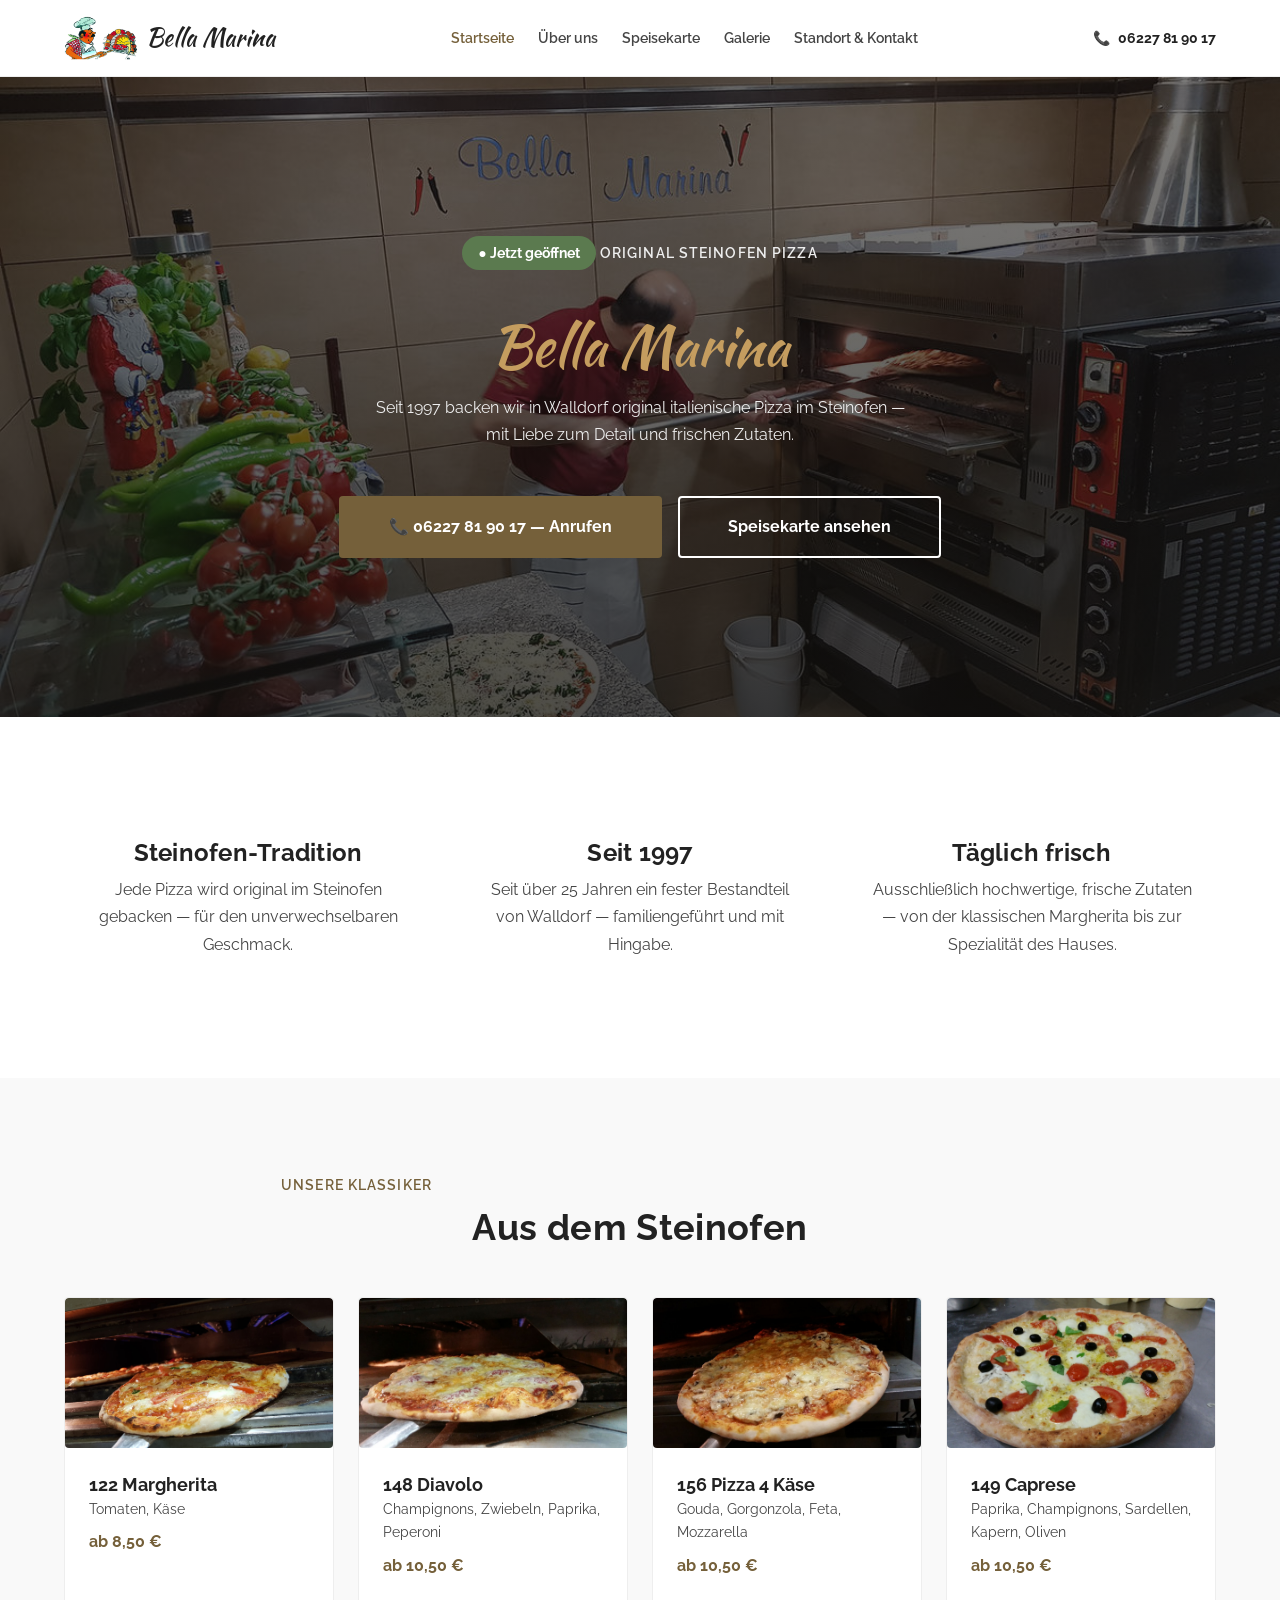
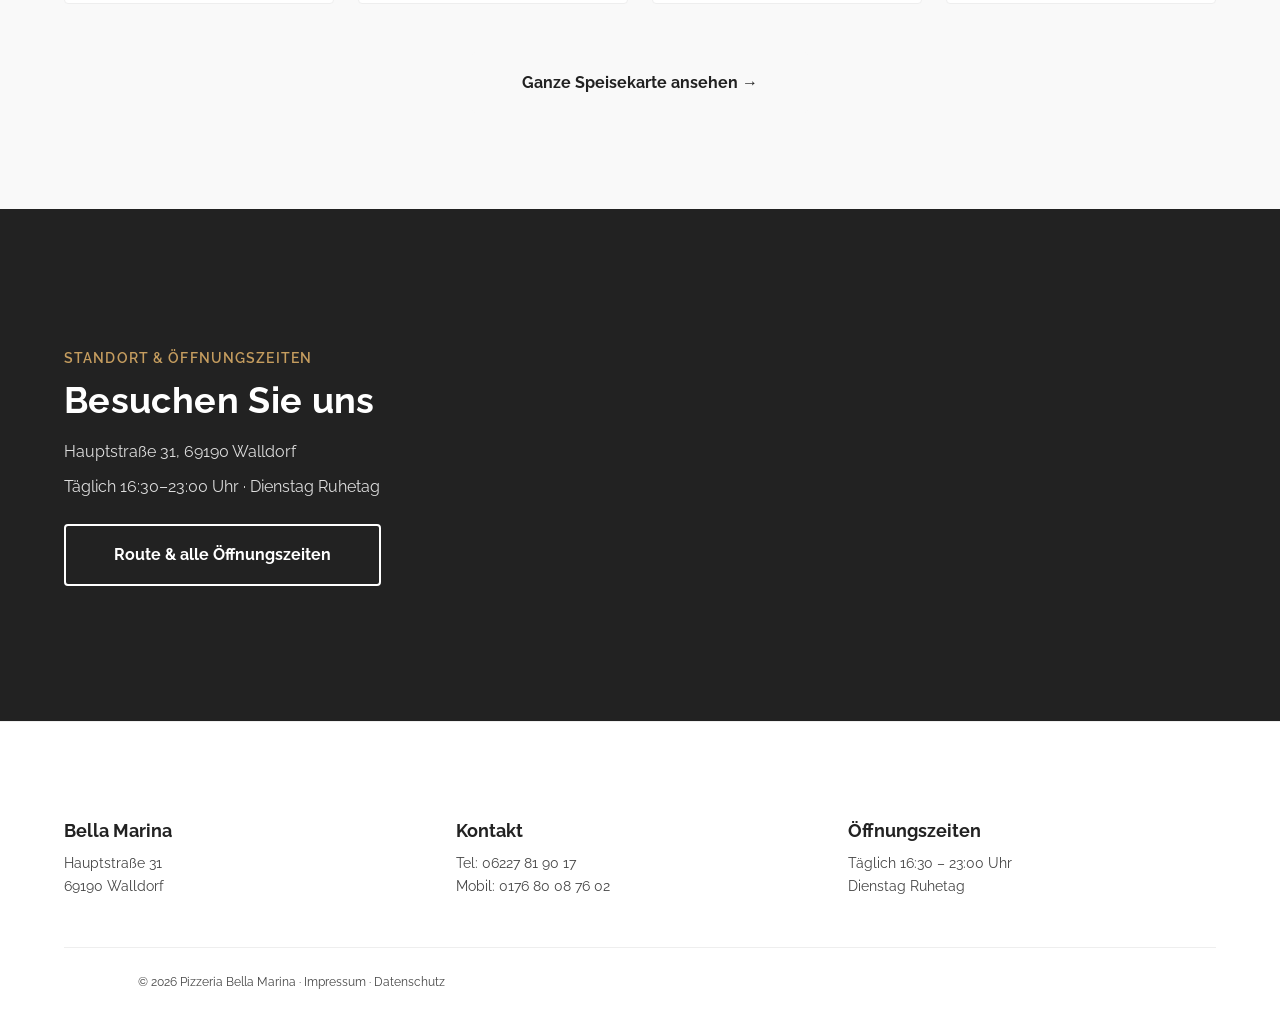
<file: index.html>
<!DOCTYPE html>
<html lang="de">
<head>
  <meta charset="UTF-8">
  <meta name="viewport" content="width=device-width, initial-scale=1.0">
  <title>Pizzeria Bella Marina — Original Steinofen Pizza in Walldorf seit 1997</title>
  <meta name="description" content="Original italienische Steinofen-Pizza in Walldorf seit 1997. Hauptstraße 31, 69190 Walldorf. Tel: 06227 81 90 17.">
  <meta property="og:title" content="Pizzeria Bella Marina — Walldorf">
  <meta property="og:description" content="Original Steinofen Pizza seit 1997 in Walldorf.">
  <meta property="og:type" content="restaurant">

  <link rel="preconnect" href="https://fonts.googleapis.com">
  <link href="https://fonts.googleapis.com/css2?family=Kaushan+Script&family=Raleway:wght@400;500;700&display=swap" rel="stylesheet">
  <link rel="stylesheet" href="assets/css/style.css">
</head>
<body>

<nav class="nav">
  <div class="container nav__inner">
    <a href="index.html" class="nav__logo"><img src="assets/img/logo-chef.png" alt="Pizzeria Bella Marina Logo" width="500" height="297">Bella Marina</a>
    <ul class="nav__links" id="navLinks">
      <li><a href="index.html" class="active">Startseite</a></li>
      <li><a href="ueber-uns.html">Über uns</a></li>
      <li><a href="speisekarte.html">Speisekarte</a></li>
      <li><a href="galerie.html">Galerie</a></li>
      <li><a href="standort.html">Standort &amp; Kontakt</a></li>
    </ul>
    <div class="nav__right">
      <a href="tel:+496227819017" class="nav__phone">📞 <span>06227 81 90 17</span></a>
      <button class="nav__toggle" id="navToggle" aria-label="Menü öffnen" aria-expanded="false" aria-controls="navLinks">
        <span></span><span></span><span></span>
      </button>
    </div>
  </div>
</nav>

<!-- SECTION: Hero — marka + değer teklifi + tek CTA -->
<header class="hero">
  <div class="container hero__inner">
    <span class="status-pill" id="statusPill" style="background:var(--color-success);">● Jetzt geöffnet</span>
    <p class="eyebrow">Original Steinofen Pizza</p>
    <h1>Bella Marina</h1>
    <p>Seit 1997 backen wir in Walldorf original italienische Pizza im
       Steinofen — mit Liebe zum Detail und frischen Zutaten.</p>
    <div class="hero__ctas">
      <a href="tel:+496227819017" class="btn btn-primary">📞 06227 81 90 17 — Anrufen</a>
      <a href="speisekarte.html" class="btn btn-secondary">Speisekarte ansehen</a>
    </div>
  </div>
</header>

<!-- SECTION: Neden Biz -->
<section class="section">
  <div class="container">
    <div class="grid-3">
      <div class="why-item">
        <h3>Steinofen-Tradition</h3>
        <p>Jede Pizza wird original im Steinofen gebacken — für den
           unverwechselbaren Geschmack.</p>
      </div>
      <div class="why-item">
        <h3>Seit 1997</h3>
        <p>Seit über 25 Jahren ein fester Bestandteil von Walldorf —
           familiengeführt und mit Hingabe.</p>
      </div>
      <div class="why-item">
        <h3>Täglich frisch</h3>
        <p>Ausschließlich hochwertige, frische Zutaten — von der
           klassischen Margherita bis zur Spezialität des Hauses.</p>
      </div>
    </div>
  </div>
</section>

<!-- SECTION: Menü Highlights -->
<section class="section section--surface">
  <div class="container">
    <p class="eyebrow" style="text-align:center; display:block;">Unsere Klassiker</p>
    <h2 style="text-align:center; margin-bottom: var(--space-xl);">Aus dem Steinofen</h2>
    <div class="grid-4">
      <div class="menu-card">
        <div class="photo"><img src="assets/img/pizza-margherita.jpg" alt="Original Pizza aus dem Steinofen von Bella Marina" loading="lazy"></div>
        <div class="menu-card__body">
          <h4>122 Margherita</h4>
          <p style="font-size:var(--text-small);">Tomaten, Käse</p>
          <div class="menu-card__price">ab 8,50 €</div>
        </div>
      </div>
      <div class="menu-card">
        <div class="photo"><img src="assets/img/pizza-diavolo.jpg" alt="Herzhafte Pizza mit Salami aus dem Steinofen" loading="lazy"></div>
        <div class="menu-card__body">
          <h4>148 Diavolo</h4>
          <p style="font-size:var(--text-small);">Champignons, Zwiebeln, Paprika, Peperoni</p>
          <div class="menu-card__price">ab 10,50 €</div>
        </div>
      </div>
      <div class="menu-card">
        <div class="photo"><img src="assets/img/pizza-4kaese.jpg" alt="Käse-Pizza frisch aus dem Steinofen" loading="lazy"></div>
        <div class="menu-card__body">
          <h4>156 Pizza 4 Käse</h4>
          <p style="font-size:var(--text-small);">Gouda, Gorgonzola, Feta, Mozzarella</p>
          <div class="menu-card__price">ab 10,50 €</div>
        </div>
      </div>
      <div class="menu-card">
        <div class="photo"><img src="assets/img/pizza-caprese.jpg" alt="Pizza mit Tomaten, Mozzarella und Oliven" loading="lazy"></div>
        <div class="menu-card__body">
          <h4>149 Caprese</h4>
          <p style="font-size:var(--text-small);">Paprika, Champignons, Sardellen, Kapern, Oliven</p>
          <div class="menu-card__price">ab 10,50 €</div>
        </div>
      </div>
    </div>
    <div style="text-align:center; margin-top: var(--space-xl);">
      <a href="speisekarte.html" class="btn btn-ghost">Ganze Speisekarte ansehen →</a>
    </div>
  </div>
</section>

<!-- SECTION: Standort teaser -->
<section class="section section--dark">
  <div class="container grid-2">
    <div>
      <p class="eyebrow">Standort &amp; Öffnungszeiten</p>
      <h2 style="margin-bottom: var(--space-md); color:white;">Besuchen Sie uns</h2>
      <p style="color:#ddd; margin-bottom: var(--space-sm);">Hauptstraße 31, 69190 Walldorf</p>
      <p style="color:#ddd; margin-bottom: var(--space-lg);">
        Täglich 16:30–23:00 Uhr · Dienstag Ruhetag
      </p>
      <a href="standort.html" class="btn btn-secondary">Route &amp; alle Öffnungszeiten</a>
    </div>
    <div style="border-radius: var(--radius); overflow:hidden;">
      <iframe
        title="Standort Pizzeria Bella Marina"
        width="100%" height="320" style="border:0; display:block;"
        loading="lazy"
        src="https://www.google.com/maps?q=Hauptstra%C3%9Fe+31,+69190+Walldorf&output=embed">
      </iframe>
    </div>
  </div>
</section>

<footer class="footer">
  <div class="container">
    <div class="grid-3">
      <div>
        <h4>Bella Marina</h4>
        <p>Hauptstraße 31<br>69190 Walldorf</p>
      </div>
      <div>
        <h4>Kontakt</h4>
        <p><a href="tel:+496227819017">Tel: 06227 81 90 17</a><br>
           <a href="tel:+4917680087602">Mobil: 0176 80 08 76 02</a></p>
      </div>
      <div>
        <h4>Öffnungszeiten</h4>
        <p>Täglich 16:30 – 23:00 Uhr<br>Dienstag Ruhetag</p>
      </div>
    </div>
    <div class="footer__bottom">
      <p>&copy; 2026 Pizzeria Bella Marina · <a href="impressum.html">Impressum</a> · <a href="datenschutz.html">Datenschutz</a></p>
    </div>
  </div>
</footer>

<script src="assets/js/main.js"></script>
</body>
</html>
</file>
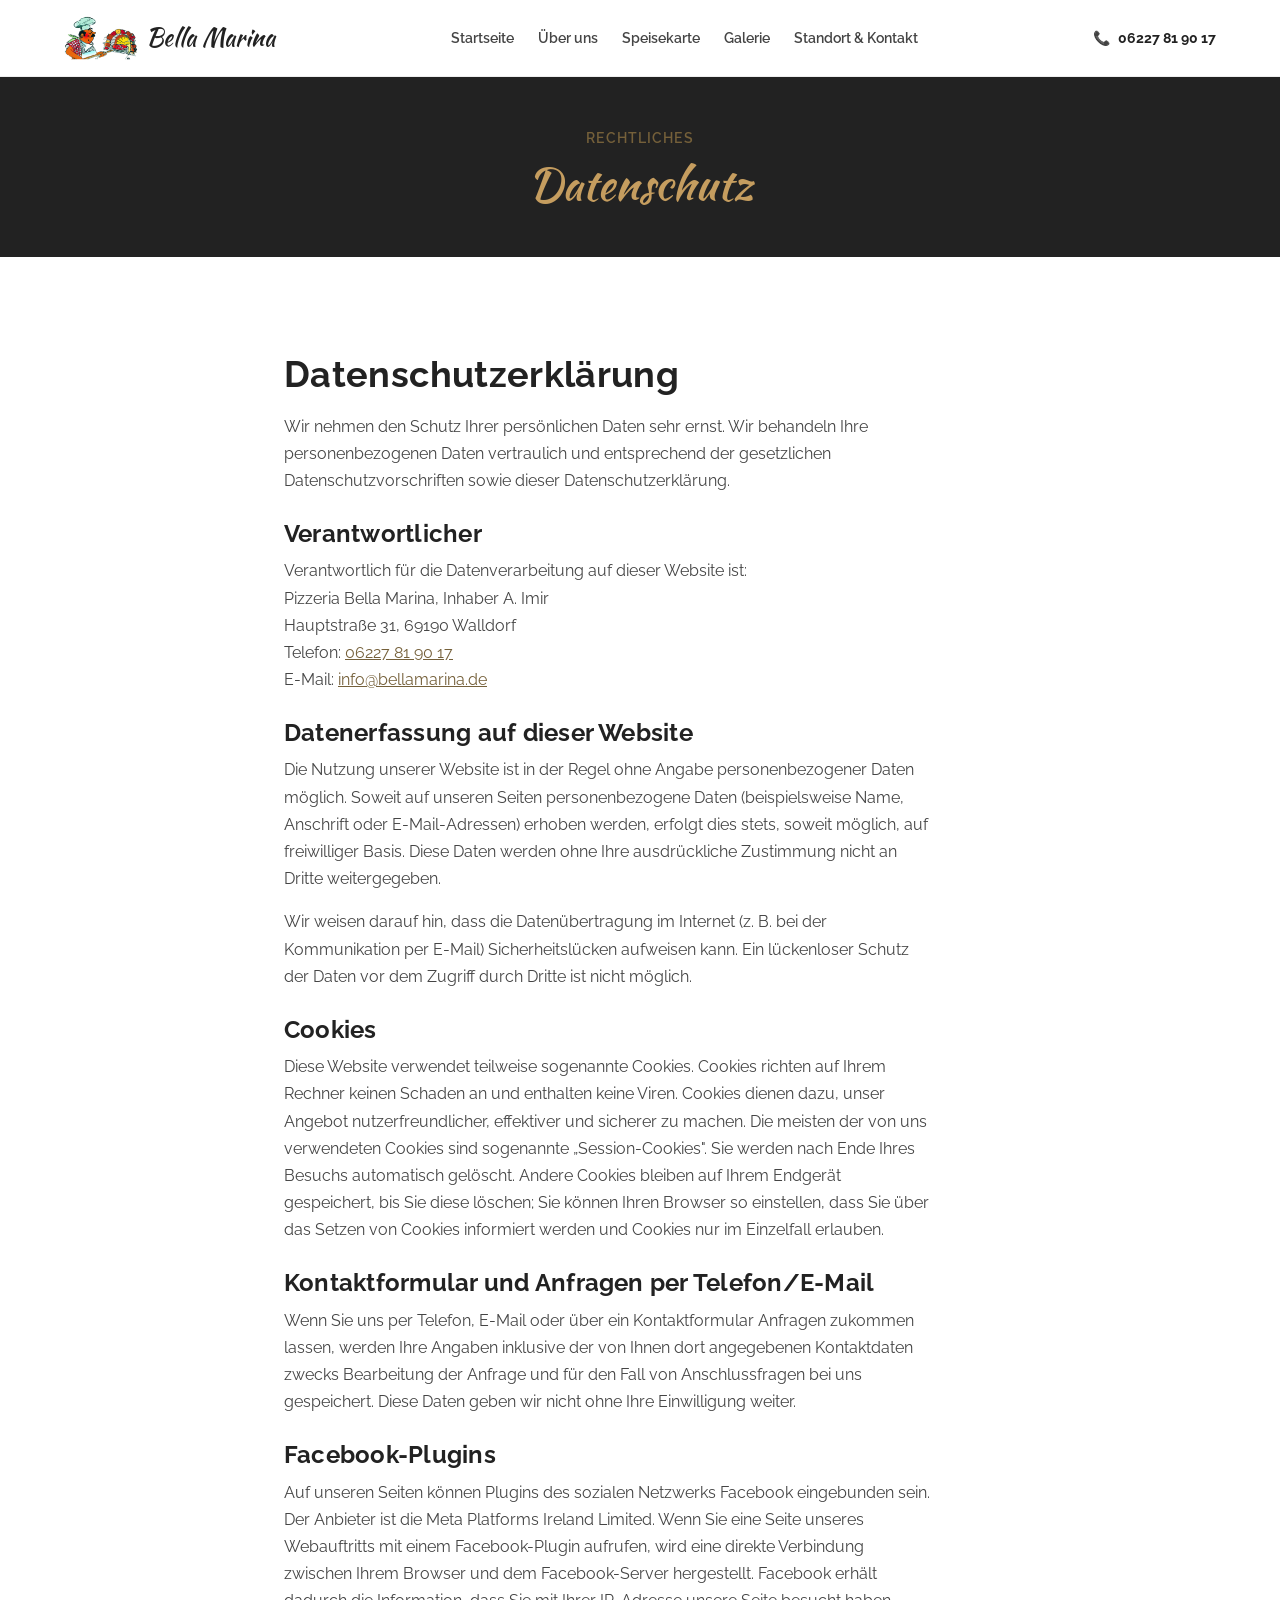
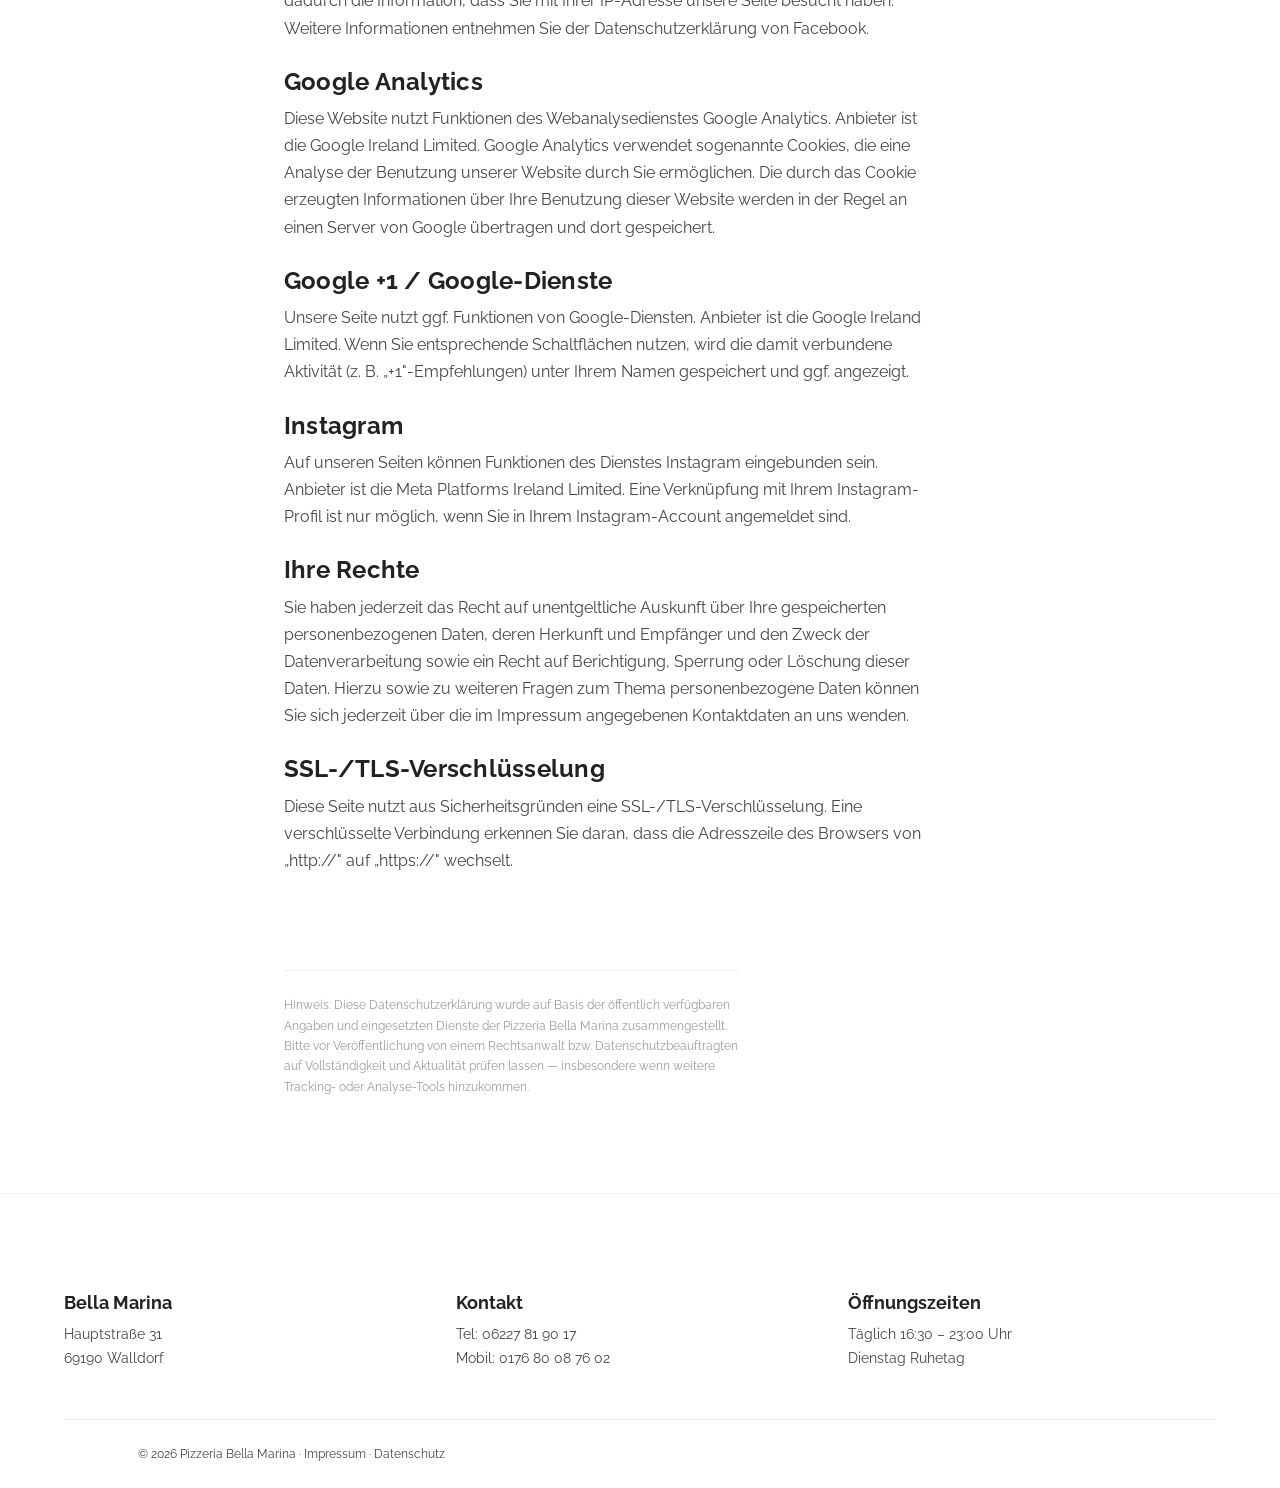
<file: datenschutz.html>
<!DOCTYPE html>
<html lang="de">
<head>
  <meta charset="UTF-8">
  <meta name="viewport" content="width=device-width, initial-scale=1.0">
  <title>Datenschutzerklärung — Pizzeria Bella Marina</title>
  <meta name="description" content="Datenschutzerklärung der Pizzeria Bella Marina, Hauptstraße 31, 69190 Walldorf.">
  <meta name="robots" content="noindex">

  <link rel="preconnect" href="https://fonts.googleapis.com">
  <link href="https://fonts.googleapis.com/css2?family=Kaushan+Script&family=Raleway:wght@400;500;700&display=swap" rel="stylesheet">
  <link rel="stylesheet" href="assets/css/style.css">
</head>
<body>

<nav class="nav">
  <div class="container nav__inner">
    <a href="index.html" class="nav__logo"><img src="assets/img/logo-chef.png" alt="Pizzeria Bella Marina Logo" width="500" height="297">Bella Marina</a>
    <ul class="nav__links" id="navLinks">
      <li><a href="index.html">Startseite</a></li>
      <li><a href="ueber-uns.html">Über uns</a></li>
      <li><a href="speisekarte.html">Speisekarte</a></li>
      <li><a href="galerie.html">Galerie</a></li>
      <li><a href="standort.html">Standort &amp; Kontakt</a></li>
    </ul>
    <div class="nav__right">
      <a href="tel:+496227819017" class="nav__phone">📞 <span>06227 81 90 17</span></a>
      <button class="nav__toggle" id="navToggle" aria-label="Menü öffnen" aria-expanded="false" aria-controls="navLinks">
        <span></span><span></span><span></span>
      </button>
    </div>
  </div>
</nav>

<header class="page-hero">
  <div class="container">
    <p class="eyebrow">Rechtliches</p>
    <h1>Datenschutz</h1>
  </div>
</header>

<section class="section">
  <div class="container" style="max-width: 760px;">

    <h2 style="margin-bottom: var(--space-md);">Datenschutzerklärung</h2>
    <p style="margin-bottom: var(--space-lg);">
      Wir nehmen den Schutz Ihrer persönlichen Daten sehr ernst. Wir behandeln Ihre
      personenbezogenen Daten vertraulich und entsprechend der gesetzlichen
      Datenschutzvorschriften sowie dieser Datenschutzerklärung.
    </p>

    <h3 style="margin-bottom: var(--space-sm);">Verantwortlicher</h3>
    <p style="margin-bottom: var(--space-lg);">
      Verantwortlich für die Datenverarbeitung auf dieser Website ist:<br>
      Pizzeria Bella Marina, Inhaber A. Imir<br>
      Hauptstraße 31, 69190 Walldorf<br>
      Telefon: <a href="tel:+496227819017" style="color: var(--color-primary-dk);">06227 81 90 17</a><br>
      E-Mail: <a href="mailto:info@bellamarina.de" style="color: var(--color-primary-dk);">info@bellamarina.de</a>
    </p>

    <h3 style="margin-bottom: var(--space-sm);">Datenerfassung auf dieser Website</h3>
    <p style="margin-bottom: var(--space-md);">
      Die Nutzung unserer Website ist in der Regel ohne Angabe personenbezogener Daten
      möglich. Soweit auf unseren Seiten personenbezogene Daten (beispielsweise Name,
      Anschrift oder E-Mail-Adressen) erhoben werden, erfolgt dies stets, soweit möglich,
      auf freiwilliger Basis. Diese Daten werden ohne Ihre ausdrückliche Zustimmung
      nicht an Dritte weitergegeben.
    </p>
    <p style="margin-bottom: var(--space-lg);">
      Wir weisen darauf hin, dass die Datenübertragung im Internet (z.&nbsp;B. bei der
      Kommunikation per E-Mail) Sicherheitslücken aufweisen kann. Ein lückenloser
      Schutz der Daten vor dem Zugriff durch Dritte ist nicht möglich.
    </p>

    <h3 style="margin-bottom: var(--space-sm);">Cookies</h3>
    <p style="margin-bottom: var(--space-lg);">
      Diese Website verwendet teilweise sogenannte Cookies. Cookies richten auf Ihrem
      Rechner keinen Schaden an und enthalten keine Viren. Cookies dienen dazu, unser
      Angebot nutzerfreundlicher, effektiver und sicherer zu machen. Die meisten der
      von uns verwendeten Cookies sind sogenannte „Session-Cookies". Sie werden nach
      Ende Ihres Besuchs automatisch gelöscht. Andere Cookies bleiben auf Ihrem
      Endgerät gespeichert, bis Sie diese löschen; Sie können Ihren Browser so
      einstellen, dass Sie über das Setzen von Cookies informiert werden und Cookies
      nur im Einzelfall erlauben.
    </p>

    <h3 style="margin-bottom: var(--space-sm);">Kontaktformular und Anfragen per Telefon/E-Mail</h3>
    <p style="margin-bottom: var(--space-lg);">
      Wenn Sie uns per Telefon, E-Mail oder über ein Kontaktformular Anfragen zukommen
      lassen, werden Ihre Angaben inklusive der von Ihnen dort angegebenen
      Kontaktdaten zwecks Bearbeitung der Anfrage und für den Fall von
      Anschlussfragen bei uns gespeichert. Diese Daten geben wir nicht ohne Ihre
      Einwilligung weiter.
    </p>

    <h3 style="margin-bottom: var(--space-sm);">Facebook-Plugins</h3>
    <p style="margin-bottom: var(--space-lg);">
      Auf unseren Seiten können Plugins des sozialen Netzwerks Facebook eingebunden
      sein. Der Anbieter ist die Meta Platforms Ireland Limited. Wenn Sie eine Seite
      unseres Webauftritts mit einem Facebook-Plugin aufrufen, wird eine direkte
      Verbindung zwischen Ihrem Browser und dem Facebook-Server hergestellt. Facebook
      erhält dadurch die Information, dass Sie mit Ihrer IP-Adresse unsere Seite
      besucht haben. Weitere Informationen entnehmen Sie der Datenschutzerklärung
      von Facebook.
    </p>

    <h3 style="margin-bottom: var(--space-sm);">Google Analytics</h3>
    <p style="margin-bottom: var(--space-lg);">
      Diese Website nutzt Funktionen des Webanalysedienstes Google Analytics.
      Anbieter ist die Google Ireland Limited. Google Analytics verwendet
      sogenannte Cookies, die eine Analyse der Benutzung unserer Website durch Sie
      ermöglichen. Die durch das Cookie erzeugten Informationen über Ihre Benutzung
      dieser Website werden in der Regel an einen Server von Google übertragen und
      dort gespeichert.
    </p>

    <h3 style="margin-bottom: var(--space-sm);">Google +1 / Google-Dienste</h3>
    <p style="margin-bottom: var(--space-lg);">
      Unsere Seite nutzt ggf. Funktionen von Google-Diensten. Anbieter ist die
      Google Ireland Limited. Wenn Sie entsprechende Schaltflächen nutzen, wird die
      damit verbundene Aktivität (z.&nbsp;B. „+1"-Empfehlungen) unter Ihrem Namen
      gespeichert und ggf. angezeigt.
    </p>

    <h3 style="margin-bottom: var(--space-sm);">Instagram</h3>
    <p style="margin-bottom: var(--space-lg);">
      Auf unseren Seiten können Funktionen des Dienstes Instagram eingebunden sein.
      Anbieter ist die Meta Platforms Ireland Limited. Eine Verknüpfung mit Ihrem
      Instagram-Profil ist nur möglich, wenn Sie in Ihrem Instagram-Account
      angemeldet sind.
    </p>

    <h3 style="margin-bottom: var(--space-sm);">Ihre Rechte</h3>
    <p style="margin-bottom: var(--space-lg);">
      Sie haben jederzeit das Recht auf unentgeltliche Auskunft über Ihre
      gespeicherten personenbezogenen Daten, deren Herkunft und Empfänger und den
      Zweck der Datenverarbeitung sowie ein Recht auf Berichtigung, Sperrung oder
      Löschung dieser Daten. Hierzu sowie zu weiteren Fragen zum Thema
      personenbezogene Daten können Sie sich jederzeit über die im Impressum
      angegebenen Kontaktdaten an uns wenden.
    </p>

    <h3 style="margin-bottom: var(--space-sm);">SSL-/TLS-Verschlüsselung</h3>
    <p style="margin-bottom: var(--space-lg);">
      Diese Seite nutzt aus Sicherheitsgründen eine SSL-/TLS-Verschlüsselung. Eine
      verschlüsselte Verbindung erkennen Sie daran, dass die Adresszeile des
      Browsers von „http://" auf „https://" wechselt.
    </p>

    <p style="font-size: var(--text-caption); color: var(--color-neutral-500); margin-top: var(--space-2xl); padding-top: var(--space-lg); border-top: 1px solid var(--color-neutral-300);">
      Hinweis: Diese Datenschutzerklärung wurde auf Basis der öffentlich verfügbaren
      Angaben und eingesetzten Dienste der Pizzeria Bella Marina zusammengestellt.
      Bitte vor Veröffentlichung von einem Rechtsanwalt bzw. Datenschutzbeauftragten
      auf Vollständigkeit und Aktualität prüfen lassen — insbesondere wenn weitere
      Tracking- oder Analyse-Tools hinzukommen.
    </p>

  </div>
</section>

<footer class="footer">
  <div class="container">
    <div class="grid-3">
      <div>
        <h4>Bella Marina</h4>
        <p>Hauptstraße 31<br>69190 Walldorf</p>
      </div>
      <div>
        <h4>Kontakt</h4>
        <p><a href="tel:+496227819017">Tel: 06227 81 90 17</a><br>
           <a href="tel:+4917680087602">Mobil: 0176 80 08 76 02</a></p>
      </div>
      <div>
        <h4>Öffnungszeiten</h4>
        <p>Täglich 16:30 – 23:00 Uhr<br>Dienstag Ruhetag</p>
      </div>
    </div>
    <div class="footer__bottom">
      <p>&copy; 2026 Pizzeria Bella Marina · <a href="impressum.html">Impressum</a> · <a href="datenschutz.html">Datenschutz</a></p>
    </div>
  </div>
</footer>

<script src="assets/js/main.js"></script>
</body>
</html>
</file>
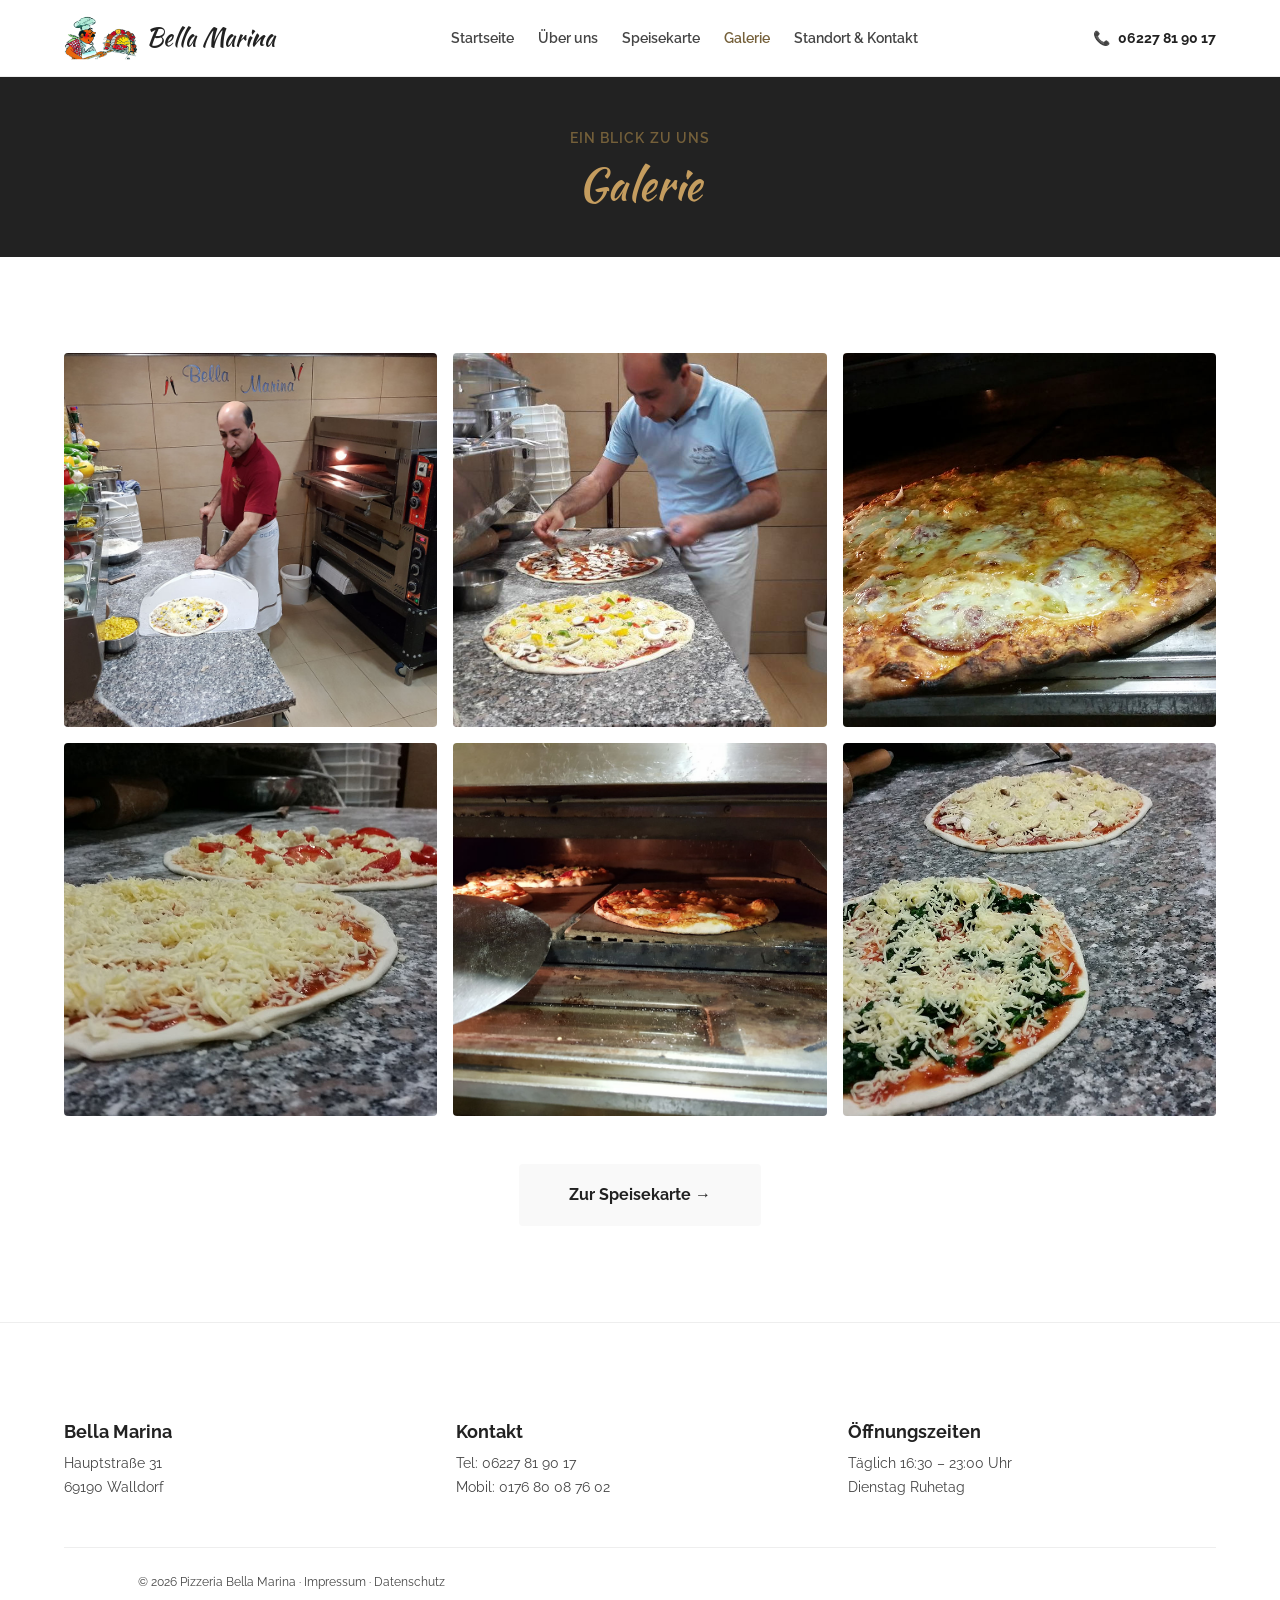
<file: galerie.html>
<!DOCTYPE html>
<html lang="de">
<head>
  <meta charset="UTF-8">
  <meta name="viewport" content="width=device-width, initial-scale=1.0">
  <title>Galerie — Pizzeria Bella Marina</title>
  <meta name="description" content="Impressionen aus der Pizzeria Bella Marina in Walldorf.">

  <link rel="preconnect" href="https://fonts.googleapis.com">
  <link href="https://fonts.googleapis.com/css2?family=Kaushan+Script&family=Raleway:wght@400;500;700&display=swap" rel="stylesheet">
  <link rel="stylesheet" href="assets/css/style.css">
</head>
<body>

<nav class="nav">
  <div class="container nav__inner">
    <a href="index.html" class="nav__logo"><img src="assets/img/logo-chef.png" alt="Pizzeria Bella Marina Logo" width="500" height="297">Bella Marina</a>
    <ul class="nav__links" id="navLinks">
      <li><a href="index.html">Startseite</a></li>
      <li><a href="ueber-uns.html">Über uns</a></li>
      <li><a href="speisekarte.html">Speisekarte</a></li>
      <li><a href="galerie.html" class="active">Galerie</a></li>
      <li><a href="standort.html">Standort &amp; Kontakt</a></li>
    </ul>
    <div class="nav__right">
      <a href="tel:+496227819017" class="nav__phone">📞 <span>06227 81 90 17</span></a>
      <button class="nav__toggle" id="navToggle" aria-label="Menü öffnen" aria-expanded="false" aria-controls="navLinks">
        <span></span><span></span><span></span>
      </button>
    </div>
  </div>
</nav>

<header class="page-hero">
  <div class="container">
    <p class="eyebrow">Ein Blick zu uns</p>
    <h1>Galerie</h1>
  </div>
</header>

<!-- SECTION: Foto ızgarası — gerçek fotoğraflar eklenene kadar yer tutucu -->
<section class="section">
  <div class="container">
    <div class="gallery-grid">
      <div class="photo photo--square"><img src="assets/img/galerie-01-ofen.jpg" alt="Pizza wird in den Steinofen geschoben" loading="lazy"></div>
      <div class="photo photo--square"><img src="assets/img/galerie-02-belegen.jpg" alt="Frisch belegte Pizza in unserer Küche" loading="lazy"></div>
      <div class="photo photo--square"><img src="assets/img/galerie-03-kueche.jpg" alt="Unsere Küche mit frischen Zutaten" loading="lazy"></div>
      <div class="photo photo--square"><img src="assets/img/galerie-04-knusprig.jpg" alt="Goldgelb und knusprig aus dem Steinofen" loading="lazy"></div>
      <div class="photo photo--square"><img src="assets/img/galerie-05-zweipizzen.jpg" alt="Zwei Pizzen backen gleichzeitig im Steinofen" loading="lazy"></div>
      <div class="photo photo--square"><img src="assets/img/galerie-06-vielfalt.jpg" alt="Vielfalt an Belägen bei Bella Marina" loading="lazy"></div>
    </div>
    <div style="text-align:center; margin-top: var(--space-xl);">
      <a href="speisekarte.html" class="btn btn-ghost">Zur Speisekarte →</a>
    </div>
  </div>
</section>

<footer class="footer">
  <div class="container">
    <div class="grid-3">
      <div>
        <h4>Bella Marina</h4>
        <p>Hauptstraße 31<br>69190 Walldorf</p>
      </div>
      <div>
        <h4>Kontakt</h4>
        <p><a href="tel:+496227819017">Tel: 06227 81 90 17</a><br>
           <a href="tel:+4917680087602">Mobil: 0176 80 08 76 02</a></p>
      </div>
      <div>
        <h4>Öffnungszeiten</h4>
        <p>Täglich 16:30 – 23:00 Uhr<br>Dienstag Ruhetag</p>
      </div>
    </div>
    <div class="footer__bottom">
      <p>&copy; 2026 Pizzeria Bella Marina · <a href="impressum.html">Impressum</a> · <a href="datenschutz.html">Datenschutz</a></p>
    </div>
  </div>
</footer>

<script src="assets/js/main.js"></script>
</body>
</html>
</file>
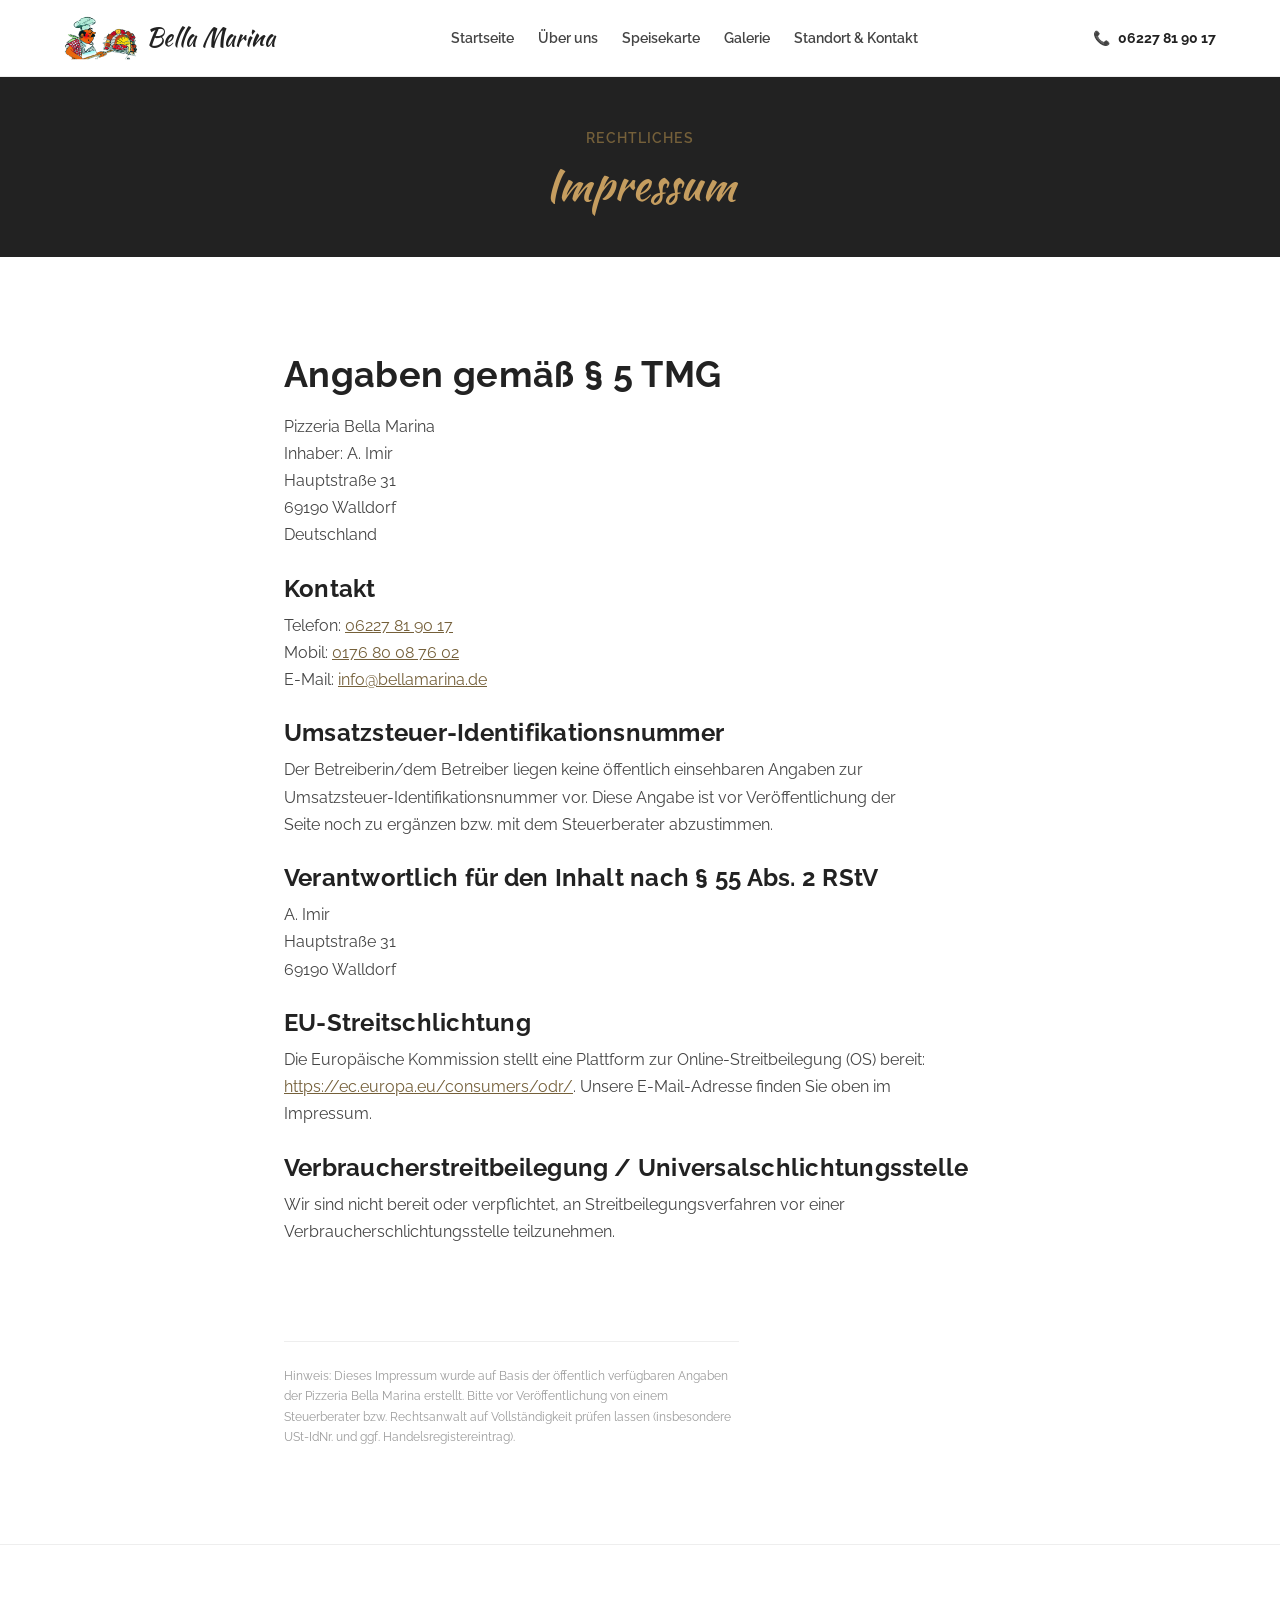
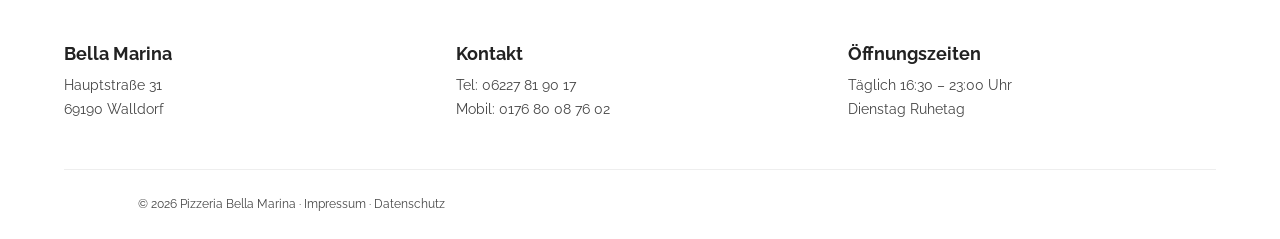
<file: impressum.html>
<!DOCTYPE html>
<html lang="de">
<head>
  <meta charset="UTF-8">
  <meta name="viewport" content="width=device-width, initial-scale=1.0">
  <title>Impressum — Pizzeria Bella Marina</title>
  <meta name="description" content="Impressum der Pizzeria Bella Marina, Hauptstraße 31, 69190 Walldorf.">
  <meta name="robots" content="noindex">

  <link rel="preconnect" href="https://fonts.googleapis.com">
  <link href="https://fonts.googleapis.com/css2?family=Kaushan+Script&family=Raleway:wght@400;500;700&display=swap" rel="stylesheet">
  <link rel="stylesheet" href="assets/css/style.css">
</head>
<body>

<nav class="nav">
  <div class="container nav__inner">
    <a href="index.html" class="nav__logo"><img src="assets/img/logo-chef.png" alt="Pizzeria Bella Marina Logo" width="500" height="297">Bella Marina</a>
    <ul class="nav__links" id="navLinks">
      <li><a href="index.html">Startseite</a></li>
      <li><a href="ueber-uns.html">Über uns</a></li>
      <li><a href="speisekarte.html">Speisekarte</a></li>
      <li><a href="galerie.html">Galerie</a></li>
      <li><a href="standort.html">Standort &amp; Kontakt</a></li>
    </ul>
    <div class="nav__right">
      <a href="tel:+496227819017" class="nav__phone">📞 <span>06227 81 90 17</span></a>
      <button class="nav__toggle" id="navToggle" aria-label="Menü öffnen" aria-expanded="false" aria-controls="navLinks">
        <span></span><span></span><span></span>
      </button>
    </div>
  </div>
</nav>

<header class="page-hero">
  <div class="container">
    <p class="eyebrow">Rechtliches</p>
    <h1>Impressum</h1>
  </div>
</header>

<section class="section">
  <div class="container" style="max-width: 760px;">

    <h2 style="margin-bottom: var(--space-md);">Angaben gemäß § 5 TMG</h2>
    <p style="margin-bottom: var(--space-lg);">
      Pizzeria Bella Marina<br>
      Inhaber: A. Imir<br>
      Hauptstraße 31<br>
      69190 Walldorf<br>
      Deutschland
    </p>

    <h3 style="margin-bottom: var(--space-sm);">Kontakt</h3>
    <p style="margin-bottom: var(--space-lg);">
      Telefon: <a href="tel:+496227819017" style="color: var(--color-primary-dk);">06227 81 90 17</a><br>
      Mobil: <a href="tel:+4917680087602" style="color: var(--color-primary-dk);">0176 80 08 76 02</a><br>
      E-Mail: <a href="mailto:info@bellamarina.de" style="color: var(--color-primary-dk);">info@bellamarina.de</a>
    </p>

    <h3 style="margin-bottom: var(--space-sm);">Umsatzsteuer-Identifikationsnummer</h3>
    <p style="margin-bottom: var(--space-lg);">
      Der Betreiberin/dem Betreiber liegen keine öffentlich einsehbaren Angaben zur
      Umsatzsteuer-Identifikationsnummer vor. Diese Angabe ist vor Veröffentlichung
      der Seite noch zu ergänzen bzw. mit dem Steuerberater abzustimmen.
    </p>

    <h3 style="margin-bottom: var(--space-sm);">Verantwortlich für den Inhalt nach § 55 Abs. 2 RStV</h3>
    <p style="margin-bottom: var(--space-lg);">
      A. Imir<br>
      Hauptstraße 31<br>
      69190 Walldorf
    </p>

    <h3 style="margin-bottom: var(--space-sm);">EU-Streitschlichtung</h3>
    <p style="margin-bottom: var(--space-lg);">
      Die Europäische Kommission stellt eine Plattform zur Online-Streitbeilegung (OS)
      bereit: <a href="https://ec.europa.eu/consumers/odr/" target="_blank" rel="noopener" style="color: var(--color-primary-dk);">https://ec.europa.eu/consumers/odr/</a>.
      Unsere E-Mail-Adresse finden Sie oben im Impressum.
    </p>

    <h3 style="margin-bottom: var(--space-sm);">Verbraucherstreitbeilegung / Universalschlichtungsstelle</h3>
    <p style="margin-bottom: var(--space-lg);">
      Wir sind nicht bereit oder verpflichtet, an Streitbeilegungsverfahren vor einer
      Verbraucherschlichtungsstelle teilzunehmen.
    </p>

    <p style="font-size: var(--text-caption); color: var(--color-neutral-500); margin-top: var(--space-2xl); padding-top: var(--space-lg); border-top: 1px solid var(--color-neutral-300);">
      Hinweis: Dieses Impressum wurde auf Basis der öffentlich verfügbaren Angaben der
      Pizzeria Bella Marina erstellt. Bitte vor Veröffentlichung von einem Steuerberater
      bzw. Rechtsanwalt auf Vollständigkeit prüfen lassen (insbesondere USt-IdNr. und
      ggf. Handelsregistereintrag).
    </p>

  </div>
</section>

<footer class="footer">
  <div class="container">
    <div class="grid-3">
      <div>
        <h4>Bella Marina</h4>
        <p>Hauptstraße 31<br>69190 Walldorf</p>
      </div>
      <div>
        <h4>Kontakt</h4>
        <p><a href="tel:+496227819017">Tel: 06227 81 90 17</a><br>
           <a href="tel:+4917680087602">Mobil: 0176 80 08 76 02</a></p>
      </div>
      <div>
        <h4>Öffnungszeiten</h4>
        <p>Täglich 16:30 – 23:00 Uhr<br>Dienstag Ruhetag</p>
      </div>
    </div>
    <div class="footer__bottom">
      <p>&copy; 2026 Pizzeria Bella Marina · <a href="impressum.html">Impressum</a> · <a href="datenschutz.html">Datenschutz</a></p>
    </div>
  </div>
</footer>

<script src="assets/js/main.js"></script>
</body>
</html>
</file>
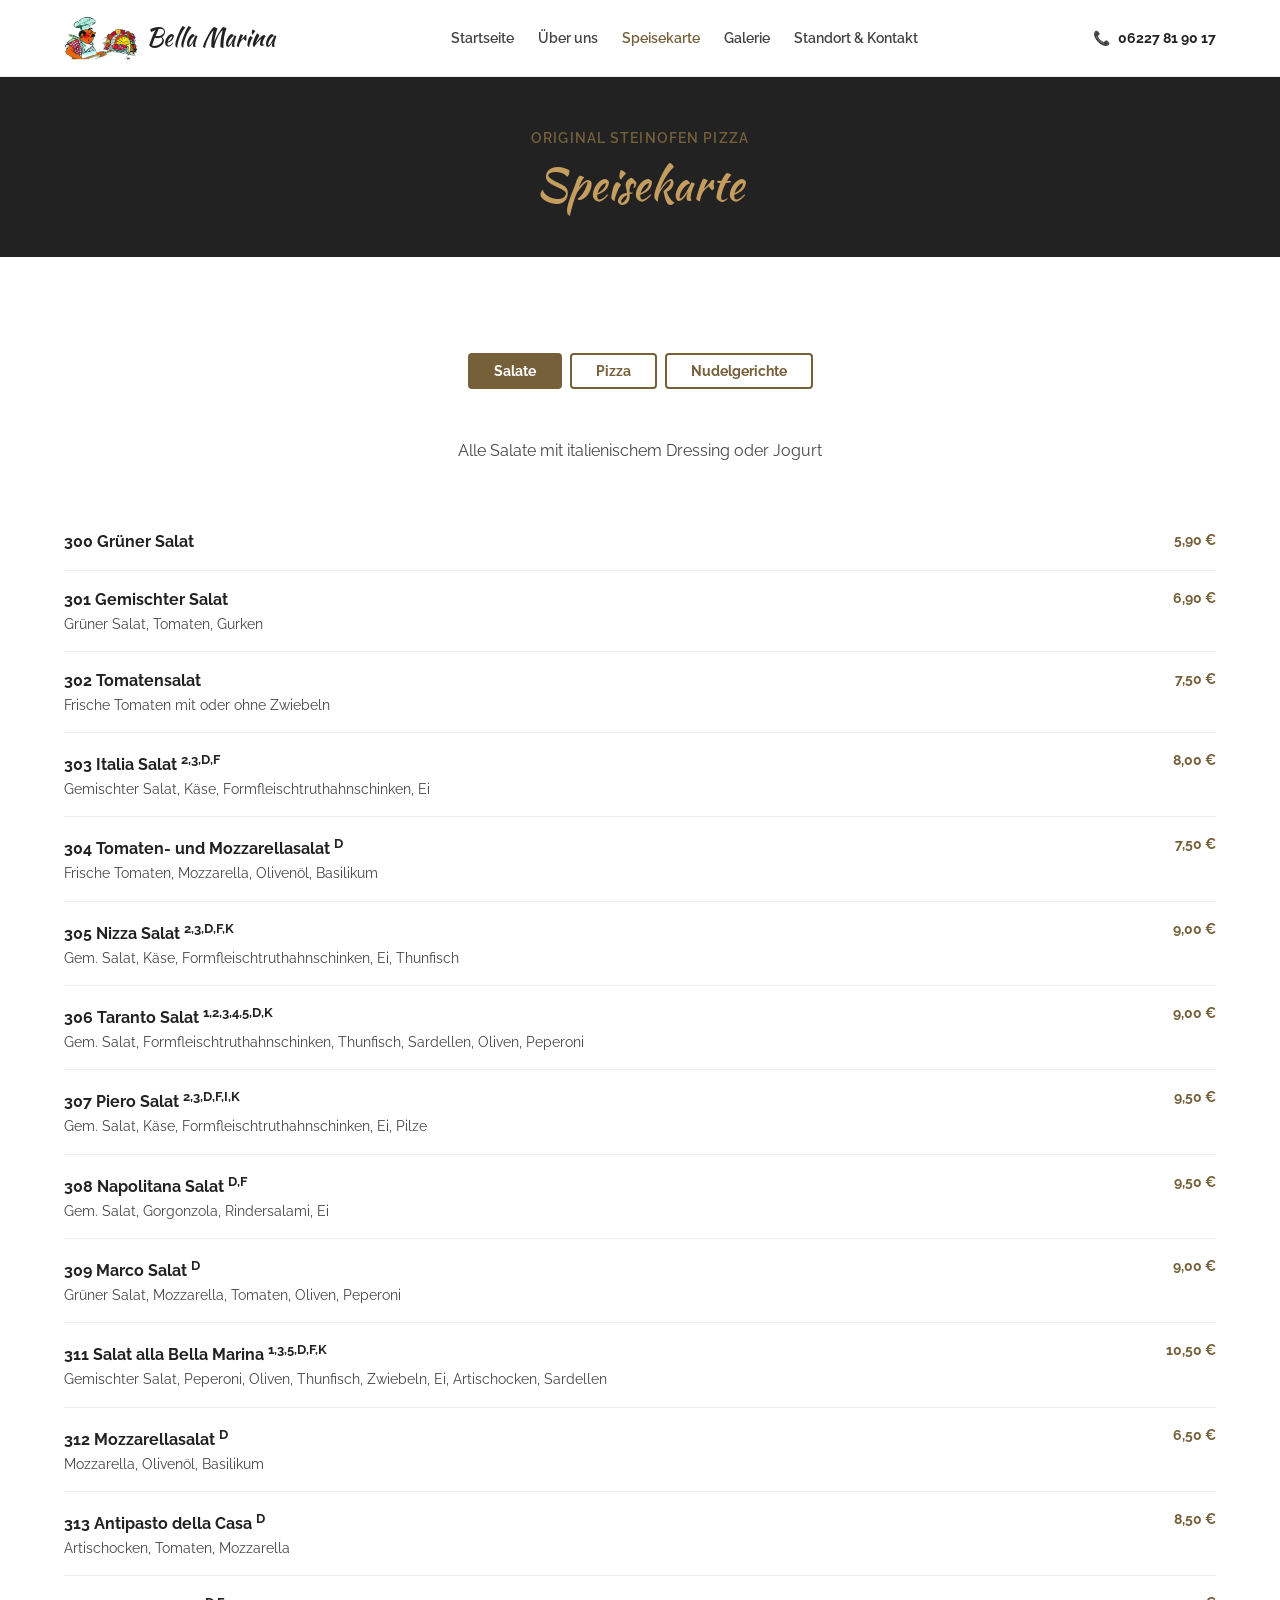
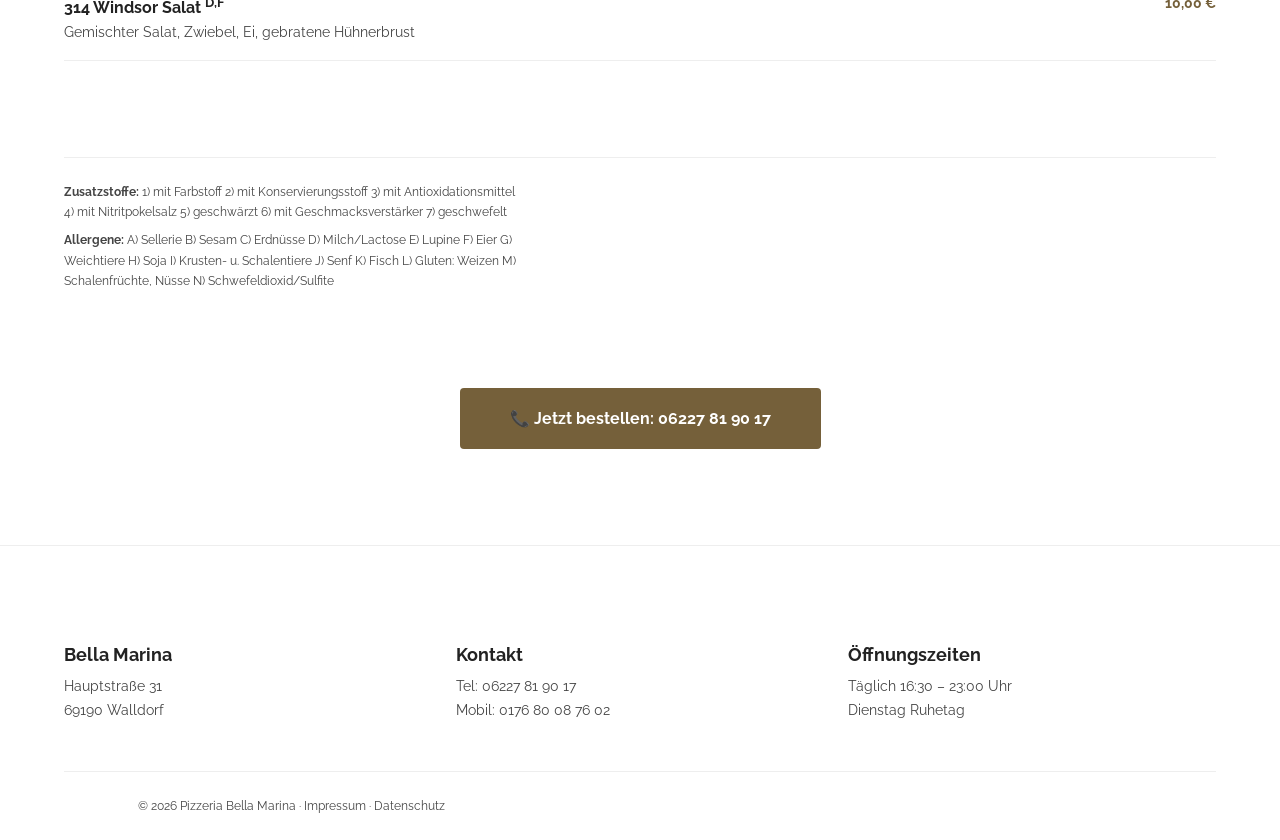
<file: speisekarte.html>
<!DOCTYPE html>
<html lang="de">
<head>
  <meta charset="UTF-8">
  <meta name="viewport" content="width=device-width, initial-scale=1.0">
  <title>Speisekarte — Pizzeria Bella Marina</title>
  <meta name="description" content="Speisekarte der Pizzeria Bella Marina: Salate, original Steinofen-Pizza und Nudelgerichte. Klein 29cm, Groß 33cm, Familie 40cm.">

  <link rel="preconnect" href="https://fonts.googleapis.com">
  <link href="https://fonts.googleapis.com/css2?family=Kaushan+Script&family=Raleway:wght@400;500;700&display=swap" rel="stylesheet">
  <link rel="stylesheet" href="assets/css/style.css">
</head>
<body>

<nav class="nav">
  <div class="container nav__inner">
    <a href="index.html" class="nav__logo"><img src="assets/img/logo-chef.png" alt="Pizzeria Bella Marina Logo" width="500" height="297">Bella Marina</a>
    <ul class="nav__links" id="navLinks">
      <li><a href="index.html">Startseite</a></li>
      <li><a href="ueber-uns.html">Über uns</a></li>
      <li><a href="speisekarte.html" class="active">Speisekarte</a></li>
      <li><a href="galerie.html">Galerie</a></li>
      <li><a href="standort.html">Standort &amp; Kontakt</a></li>
    </ul>
    <div class="nav__right">
      <a href="tel:+496227819017" class="nav__phone">📞 <span>06227 81 90 17</span></a>
      <button class="nav__toggle" id="navToggle" aria-label="Menü öffnen" aria-expanded="false" aria-controls="navLinks">
        <span></span><span></span><span></span>
      </button>
    </div>
  </div>
</nav>

<header class="page-hero">
  <div class="container">
    <p class="eyebrow">Original Steinofen Pizza</p>
    <h1>Speisekarte</h1>
  </div>
</header>

<section class="section">
  <div class="container">

    <!-- SECTION: Kategori sekmeleri -->
    <div class="tabs">
      <button class="tab-btn active" data-tab="tab-salate">Salate</button>
      <button class="tab-btn" data-tab="tab-pizza">Pizza</button>
      <button class="tab-btn" data-tab="tab-nudeln">Nudelgerichte</button>
    </div>

    <!-- TAB: SALATE -->
    <div id="tab-salate" class="tab-panel active">
      <p style="text-align:center; margin: 0 auto var(--space-xl); color: var(--color-neutral-700);">Alle Salate mit italienischem Dressing oder Jogurt</p>

      <div class="menu-row"><div class="menu-row__info"><div class="menu-row__name">300 Grüner Salat</div></div><div class="menu-row__prices"><span>5,90 €</span></div></div>
      <div class="menu-row"><div class="menu-row__info"><div class="menu-row__name">301 Gemischter Salat</div><div class="menu-row__desc">Grüner Salat, Tomaten, Gurken</div></div><div class="menu-row__prices"><span>6,90 €</span></div></div>
      <div class="menu-row"><div class="menu-row__info"><div class="menu-row__name">302 Tomatensalat</div><div class="menu-row__desc">Frische Tomaten mit oder ohne Zwiebeln</div></div><div class="menu-row__prices"><span>7,50 €</span></div></div>
      <div class="menu-row"><div class="menu-row__info"><div class="menu-row__name">303 Italia Salat <sup>2,3,D,F</sup></div><div class="menu-row__desc">Gemischter Salat, Käse, Formfleischtruthahnschinken, Ei</div></div><div class="menu-row__prices"><span>8,00 €</span></div></div>
      <div class="menu-row"><div class="menu-row__info"><div class="menu-row__name">304 Tomaten- und Mozzarellasalat <sup>D</sup></div><div class="menu-row__desc">Frische Tomaten, Mozzarella, Olivenöl, Basilikum</div></div><div class="menu-row__prices"><span>7,50 €</span></div></div>
      <div class="menu-row"><div class="menu-row__info"><div class="menu-row__name">305 Nizza Salat <sup>2,3,D,F,K</sup></div><div class="menu-row__desc">Gem. Salat, Käse, Formfleischtruthahnschinken, Ei, Thunfisch</div></div><div class="menu-row__prices"><span>9,00 €</span></div></div>
      <div class="menu-row"><div class="menu-row__info"><div class="menu-row__name">306 Taranto Salat <sup>1,2,3,4,5,D,K</sup></div><div class="menu-row__desc">Gem. Salat, Formfleischtruthahnschinken, Thunfisch, Sardellen, Oliven, Peperoni</div></div><div class="menu-row__prices"><span>9,00 €</span></div></div>
      <div class="menu-row"><div class="menu-row__info"><div class="menu-row__name">307 Piero Salat <sup>2,3,D,F,I,K</sup></div><div class="menu-row__desc">Gem. Salat, Käse, Formfleischtruthahnschinken, Ei, Pilze</div></div><div class="menu-row__prices"><span>9,50 €</span></div></div>
      <div class="menu-row"><div class="menu-row__info"><div class="menu-row__name">308 Napolitana Salat <sup>D,F</sup></div><div class="menu-row__desc">Gem. Salat, Gorgonzola, Rindersalami, Ei</div></div><div class="menu-row__prices"><span>9,50 €</span></div></div>
      <div class="menu-row"><div class="menu-row__info"><div class="menu-row__name">309 Marco Salat <sup>D</sup></div><div class="menu-row__desc">Grüner Salat, Mozzarella, Tomaten, Oliven, Peperoni</div></div><div class="menu-row__prices"><span>9,00 €</span></div></div>
      <div class="menu-row"><div class="menu-row__info"><div class="menu-row__name">311 Salat alla Bella Marina <sup>1,3,5,D,F,K</sup></div><div class="menu-row__desc">Gemischter Salat, Peperoni, Oliven, Thunfisch, Zwiebeln, Ei, Artischocken, Sardellen</div></div><div class="menu-row__prices"><span>10,50 €</span></div></div>
      <div class="menu-row"><div class="menu-row__info"><div class="menu-row__name">312 Mozzarellasalat <sup>D</sup></div><div class="menu-row__desc">Mozzarella, Olivenöl, Basilikum</div></div><div class="menu-row__prices"><span>6,50 €</span></div></div>
      <div class="menu-row"><div class="menu-row__info"><div class="menu-row__name">313 Antipasto della Casa <sup>D</sup></div><div class="menu-row__desc">Artischocken, Tomaten, Mozzarella</div></div><div class="menu-row__prices"><span>8,50 €</span></div></div>
      <div class="menu-row"><div class="menu-row__info"><div class="menu-row__name">314 Windsor Salat <sup>D,F</sup></div><div class="menu-row__desc">Gemischter Salat, Zwiebel, Ei, gebratene Hühnerbrust</div></div><div class="menu-row__prices"><span>10,00 €</span></div></div>
    </div>

    <!-- TAB: PIZZA -->
    <div id="tab-pizza" class="tab-panel">
      <p style="text-align:center; margin: 0 auto var(--space-md); color: var(--color-neutral-700);">Alle Pizzen mit Tomatensauce und Käse</p>
      <div class="menu-row" style="border-bottom:none; font-size: var(--text-caption); color: var(--color-neutral-500); justify-content:flex-end; padding-bottom:0;">
        <div class="menu-row__prices" style="min-width:150px;"><span><small>Klein 29cm · Groß 33cm · Familie 40cm</small></span></div>
      </div>

      <div class="menu-row"><div class="menu-row__info"><div class="menu-row__name">121 Pizzabrot <sup>D,L</sup></div><div class="menu-row__desc">mit oder ohne Käse</div></div><div class="menu-row__prices"><span>6,50 €</span><span>9,00 €</span><span>14,00 €</span></div></div>
      <div class="menu-row"><div class="menu-row__info"><div class="menu-row__name">122 Margherita <sup>D,L</sup></div><div class="menu-row__desc">Tomaten, Käse</div></div><div class="menu-row__prices"><span>8,50 €</span><span>11,50 €</span><span>17,00 €</span></div></div>
      <div class="menu-row"><div class="menu-row__info"><div class="menu-row__name">123 Funghi <sup>D,L</sup></div><div class="menu-row__desc">Champignons</div></div><div class="menu-row__prices"><span>9,00 €</span><span>12,00 €</span><span>18,00 €</span></div></div>
      <div class="menu-row"><div class="menu-row__info"><div class="menu-row__name">124 Tropicale <sup>D,L</sup></div><div class="menu-row__desc">Ananas</div></div><div class="menu-row__prices"><span>9,00 €</span><span>12,00 €</span><span>18,00 €</span></div></div>
      <div class="menu-row"><div class="menu-row__info"><div class="menu-row__name">125 Salami <sup>1,2,3,4,D,L</sup></div><div class="menu-row__desc">Rindersalami</div></div><div class="menu-row__prices"><span>9,00 €</span><span>12,00 €</span><span>18,00 €</span></div></div>
      <div class="menu-row"><div class="menu-row__info"><div class="menu-row__name">126 Prosciutto <sup>2,3,D,L</sup></div><div class="menu-row__desc">Formfleischtruthahnschinken</div></div><div class="menu-row__prices"><span>9,00 €</span><span>12,00 €</span><span>18,00 €</span></div></div>
      <div class="menu-row"><div class="menu-row__info"><div class="menu-row__name">127 Domenico <sup>1,2,3,4,D,L</sup></div><div class="menu-row__desc">Rindersalami, Champignons</div></div><div class="menu-row__prices"><span>9,50 €</span><span>13,50 €</span><span>19,50 €</span></div></div>
      <div class="menu-row"><div class="menu-row__info"><div class="menu-row__name">128 Andrea <sup>1,2,3,4,D,L</sup></div><div class="menu-row__desc">Rindersalami, Formfleischtruthahnschinken</div></div><div class="menu-row__prices"><span>9,50 €</span><span>13,50 €</span><span>19,50 €</span></div></div>
      <div class="menu-row"><div class="menu-row__info"><div class="menu-row__name">129 Pizza alla Signora <sup>D,L</sup></div><div class="menu-row__desc">Spargel, Schafskäse, Broccoli</div></div><div class="menu-row__prices"><span>10,00 €</span><span>14,00 €</span><span>20,50 €</span></div></div>
      <div class="menu-row"><div class="menu-row__info"><div class="menu-row__name">130 Sardelle <sup>D,K,L</sup></div><div class="menu-row__desc">Sardellen</div></div><div class="menu-row__prices"><span>9,50 €</span><span>13,50 €</span><span>20,00 €</span></div></div>
      <div class="menu-row"><div class="menu-row__info"><div class="menu-row__name">131 Bolognese <sup>D,L</sup></div><div class="menu-row__desc">Hackfleischsoße</div></div><div class="menu-row__prices"><span>9,50 €</span><span>13,50 €</span><span>20,00 €</span></div></div>
      <div class="menu-row"><div class="menu-row__info"><div class="menu-row__name">132 Calzone <sup>1,2,3,4,D,F,L</sup></div><div class="menu-row__desc">Rindersalami, Formfleischtruthahnschinken, Champignons</div></div><div class="menu-row__prices"><span>10,00 €</span><span>14,00 €</span><span>20,50 €</span></div></div>
      <div class="menu-row"><div class="menu-row__info"><div class="menu-row__name">133 Riviera <sup>D,F,L</sup></div><div class="menu-row__desc">Formfleischtruthahnschinken, Champignons, Ei</div></div><div class="menu-row__prices"><span>10,00 €</span><span>14,00 €</span><span>20,50 €</span></div></div>
      <div class="menu-row"><div class="menu-row__info"><div class="menu-row__name">134 Frutti di Mare <sup>D,I,K,L</sup></div><div class="menu-row__desc">Meeresfrüchte</div></div><div class="menu-row__prices"><span>11,00 €</span><span>14,50 €</span><span>21,00 €</span></div></div>
      <div class="menu-row"><div class="menu-row__info"><div class="menu-row__name">135 4 Stagioni <sup>1,2,3,4,D,L</sup></div><div class="menu-row__desc">Champignons, Artischocken, Formfleischtruthahnschinken, Rindersalami</div></div><div class="menu-row__prices"><span>10,00 €</span><span>14,00 €</span><span>20,50 €</span></div></div>
      <div class="menu-row"><div class="menu-row__info"><div class="menu-row__name">136 Tonno <sup>D,K,L</sup></div><div class="menu-row__desc">Thunfisch</div></div><div class="menu-row__prices"><span>10,00 €</span><span>13,50 €</span><span>20,50 €</span></div></div>
      <div class="menu-row"><div class="menu-row__info"><div class="menu-row__name">137 Sole <sup>2,3,D,F,L</sup></div><div class="menu-row__desc">Formfleischtruthahnschinken, Champignons, Ei, Bolognese</div></div><div class="menu-row__prices"><span>10,50 €</span><span>14,00 €</span><span>20,50 €</span></div></div>
      <div class="menu-row"><div class="menu-row__info"><div class="menu-row__name">138 Prosciutto e Funghi <sup>2,3,D,L</sup></div><div class="menu-row__desc">Formfleischtruthahnschinken, Champignons</div></div><div class="menu-row__prices"><span>9,50 €</span><span>13,50 €</span><span>19,50 €</span></div></div>
      <div class="menu-row"><div class="menu-row__info"><div class="menu-row__name">139 Capricciosa <sup>1,2,3,4,D,L</sup></div><div class="menu-row__desc">Rindersalami, Champignons, Formfleischtruthahnschinken, Paprika</div></div><div class="menu-row__prices"><span>10,50 €</span><span>14,00 €</span><span>20,50 €</span></div></div>
      <div class="menu-row"><div class="menu-row__info"><div class="menu-row__name">140 Desiderio <sup>1,2,3,4,D,F,L</sup></div><div class="menu-row__desc">Rindersalami, Formfleischtruthahnschinken, Champignons, Paprika, Ei</div></div><div class="menu-row__prices"><span>11,00 €</span><span>14,50 €</span><span>21,00 €</span></div></div>
      <div class="menu-row"><div class="menu-row__info"><div class="menu-row__name">141 Spezial <sup>1,2,3,4,D,L</sup></div><div class="menu-row__desc">Rindersalami, Zwiebeln, Peperoni, Knoblauch</div></div><div class="menu-row__prices"><span>10,50 €</span><span>14,00 €</span><span>20,50 €</span></div></div>
      <div class="menu-row"><div class="menu-row__info"><div class="menu-row__name">142 Mafia <sup>1,2,3,4,D,L</sup></div><div class="menu-row__desc">Rindersalami, Zwiebeln, Peperoni</div></div><div class="menu-row__prices"><span>10,50 €</span><span>14,00 €</span><span>20,50 €</span></div></div>
      <div class="menu-row"><div class="menu-row__info"><div class="menu-row__name">143 Maradona <sup>1,2,3,4,D,L</sup></div><div class="menu-row__desc">Rindersalami, Formfleischtruthahnschinken, Ananas</div></div><div class="menu-row__prices"><span>10,00 €</span><span>14,00 €</span><span>20,50 €</span></div></div>
      <div class="menu-row"><div class="menu-row__info"><div class="menu-row__name">144 Rustika <sup>1,2,3,4,D,L</sup></div><div class="menu-row__desc">Rindersalami, Formfleischtruthahnschinken, Champignons</div></div><div class="menu-row__prices"><span>10,00 €</span><span>14,00 €</span><span>20,50 €</span></div></div>
      <div class="menu-row"><div class="menu-row__info"><div class="menu-row__name">145 Marinara <sup>1,2,3,4,D,K,L</sup></div><div class="menu-row__desc">Zwiebeln, Oliven, Thunfisch, Kapern</div></div><div class="menu-row__prices"><span>10,50 €</span><span>14,00 €</span><span>20,50 €</span></div></div>
      <div class="menu-row"><div class="menu-row__info"><div class="menu-row__name">146 Taranto <sup>1,2,3,4,D,L</sup></div><div class="menu-row__desc">Rindersalami, Champignons, Artischocken</div></div><div class="menu-row__prices"><span>10,50 €</span><span>14,00 €</span><span>20,50 €</span></div></div>
      <div class="menu-row"><div class="menu-row__info"><div class="menu-row__name">147 Bella Italia <sup>D,L</sup></div><div class="menu-row__desc">Spargel, Zwiebeln, Formfleischtruthahnschinken, Champignons</div></div><div class="menu-row__prices"><span>10,50 €</span><span>14,00 €</span><span>20,50 €</span></div></div>
      <div class="menu-row"><div class="menu-row__info"><div class="menu-row__name">148 Diavolo <sup>D,L</sup></div><div class="menu-row__desc">Champignons, Zwiebeln, Paprika, Peperoni</div></div><div class="menu-row__prices"><span>10,50 €</span><span>14,00 €</span><span>20,50 €</span></div></div>
      <div class="menu-row"><div class="menu-row__info"><div class="menu-row__name">149 Caprese <sup>3,7,D,K,L</sup></div><div class="menu-row__desc">Paprika, Champignons, Sardellen, Kapern, Oliven</div></div><div class="menu-row__prices"><span>10,50 €</span><span>14,00 €</span><span>20,50 €</span></div></div>
      <div class="menu-row"><div class="menu-row__info"><div class="menu-row__name">150 Lucana <sup>1,2,3,4,5,7,D,K,L</sup></div><div class="menu-row__desc">Sardellen, Rindersalami, Paprika, Zwiebeln, Kapern, Oliven</div></div><div class="menu-row__prices"><span>10,50 €</span><span>14,00 €</span><span>20,50 €</span></div></div>
      <div class="menu-row"><div class="menu-row__info"><div class="menu-row__name">151 Vegetaria <sup>D,L</sup></div><div class="menu-row__desc">Broccoli, Paprika, Champignons</div></div><div class="menu-row__prices"><span>10,00 €</span><span>14,00 €</span><span>20,50 €</span></div></div>
      <div class="menu-row"><div class="menu-row__info"><div class="menu-row__name">152 Gorgonzola <sup>D,L</sup></div><div class="menu-row__desc">Gorgonzola, Champignons</div></div><div class="menu-row__prices"><span>10,00 €</span><span>14,00 €</span><span>20,50 €</span></div></div>
      <div class="menu-row"><div class="menu-row__info"><div class="menu-row__name">153 Ufo (gefüllt) <sup>1,2,3,4,D,F,L</sup></div><div class="menu-row__desc">Doppelte Pizza mit Rindersalami, Champignons, Paprika, Ei</div></div><div class="menu-row__prices"><span>13,00 €</span><span>18,50 €</span><span>24,00 €</span></div></div>
      <div class="menu-row"><div class="menu-row__info"><div class="menu-row__name">154 Spinat <sup>D,L</sup></div><div class="menu-row__desc">Spinat, Knoblauch</div></div><div class="menu-row__prices"><span>10,00 €</span><span>13,50 €</span><span>20,50 €</span></div></div>
      <div class="menu-row"><div class="menu-row__info"><div class="menu-row__name">155 Tomaten-Mozzarella <sup>D,L</sup></div><div class="menu-row__desc">frische Tomaten, Mozzarella</div></div><div class="menu-row__prices"><span>10,00 €</span><span>14,00 €</span><span>20,50 €</span></div></div>
      <div class="menu-row"><div class="menu-row__info"><div class="menu-row__name">156 4 Käse <sup>D,L</sup></div><div class="menu-row__desc">Gouda, Gorgonzola, Fetakäse, Mozzarella</div></div><div class="menu-row__prices"><span>10,50 €</span><span>14,50 €</span><span>21,00 €</span></div></div>
      <div class="menu-row"><div class="menu-row__info"><div class="menu-row__name">157 Aubergine <sup>D,L</sup></div><div class="menu-row__desc">Aubergine, Knoblauch</div></div><div class="menu-row__prices"><span>10,00 €</span><span>14,00 €</span><span>20,50 €</span></div></div>
      <div class="menu-row"><div class="menu-row__info"><div class="menu-row__name">158 mit Rucola <sup>D,L</sup></div><div class="menu-row__desc">Formfleischtruthahnschinken, Rucola</div></div><div class="menu-row__prices"><span>10,00 €</span><span>14,00 €</span><span>20,50 €</span></div></div>
      <div class="menu-row"><div class="menu-row__info"><div class="menu-row__name">159 mit Sucuk <sup>2,3,7,D,L</sup></div><div class="menu-row__desc">Knoblauchwurst</div></div><div class="menu-row__prices"><span>10,00 €</span><span>14,00 €</span><span>20,50 €</span></div></div>
      <div class="menu-row"><div class="menu-row__info"><div class="menu-row__name">160 Hawaii <sup>2,3,D,L</sup></div><div class="menu-row__desc">Formfleischtruthahnschinken, Ananas</div></div><div class="menu-row__prices"><span>10,00 €</span><span>14,00 €</span><span>20,50 €</span></div></div>
      <div class="menu-row"><div class="menu-row__info"><div class="menu-row__name">161 Pasta <sup>D,L</sup></div><div class="menu-row__desc">Rigatoni (Nudeln), Knoblauch</div></div><div class="menu-row__prices"><span>10,00 €</span><span>14,00 €</span><span>20,50 €</span></div></div>
      <div class="menu-row"><div class="menu-row__info"><div class="menu-row__name">162 Lachs <sup>D,K,L</sup></div><div class="menu-row__desc">Lachs, Zwiebeln, Knoblauch</div></div><div class="menu-row__prices"><span>11,00 €</span><span>15,00 €</span><span>21,50 €</span></div></div>
      <div class="menu-row"><div class="menu-row__info"><div class="menu-row__name">163 Barbecue <sup>D,L</sup></div><div class="menu-row__desc">Rindersalami, Zwiebeln, Knoblauch, Peperoni, Barbecue Soße</div></div><div class="menu-row__prices"><span>10,00 €</span><span>14,00 €</span><span>20,50 €</span></div></div>
      <div class="menu-row"><div class="menu-row__info"><div class="menu-row__name">164 Arif's Pizza <sup>D,L</sup></div><div class="menu-row__desc">Champignons, Oliven, frische Tomaten, Knoblauch, Peperoni, Mozzarella</div></div><div class="menu-row__prices"><span>11,00 €</span><span>14,50 €</span><span>21,00 €</span></div></div>
      <div class="menu-row"><div class="menu-row__info"><div class="menu-row__name">165 alla Peter-Ingrid <sup>1,2,3,4,D,L</sup></div><div class="menu-row__desc">Champignons, Paprika, fr. Tomaten, Zwiebeln, Peperoni, Knoblauch</div></div><div class="menu-row__prices"><span>10,50 €</span><span>14,00 €</span><span>20,50 €</span></div></div>
      <div class="menu-row"><div class="menu-row__info"><div class="menu-row__name">166 Vegano (ohne Käse) <sup>1,2,3,4,D,L</sup></div><div class="menu-row__desc">Champignons, Paprika, Zwiebeln, Broccoli, Oliven, Spinat</div></div><div class="menu-row__prices"><span>10,00 €</span><span>14,00 €</span><span>20,50 €</span></div></div>
      <div class="menu-row"><div class="menu-row__info"><div class="menu-row__name">167 Chicken <sup>1,2,3,4,D,K,L</sup></div><div class="menu-row__desc">Chicken, Champignons, Zwiebeln, Paprika, Peperoni, Knoblauch</div></div><div class="menu-row__prices"><span>11,50 €</span><span>15,00 €</span><span>23,00 €</span></div></div>

      <p style="margin-top: var(--space-lg); font-size: var(--text-small); color: var(--color-neutral-700);">Extrazutaten: 0,50 € · 1,00 € · 2,00 €</p>
    </div>

    <!-- TAB: NUDELGERICHTE -->
    <div id="tab-nudeln" class="tab-panel">
      <p style="text-align:center; margin: 0 auto var(--space-xl); color: var(--color-neutral-700);">Aus dem Backofen mit Käse überbacken (Sahne, Tomatensauce)</p>

      <div class="menu-row"><div class="menu-row__info"><div class="menu-row__name">201 Lasagne <sup>D,F,L</sup></div></div><div class="menu-row__prices"><span>10,00 €</span></div></div>
      <div class="menu-row"><div class="menu-row__info"><div class="menu-row__name">204 Tortellini al forno <sup>D,F,L</sup></div></div><div class="menu-row__prices"><span>10,00 €</span></div></div>
      <div class="menu-row"><div class="menu-row__info"><div class="menu-row__name">205 Gnocchi al forno <sup>D,F,L</sup></div></div><div class="menu-row__prices"><span>10,00 €</span></div></div>
      <div class="menu-row"><div class="menu-row__info"><div class="menu-row__name">206 Rigatoni al forno <sup>D,F,L</sup></div></div><div class="menu-row__prices"><span>10,00 €</span></div></div>
      <div class="menu-row"><div class="menu-row__info"><div class="menu-row__name">207 Combinazione <sup>D,F,L</sup></div><div class="menu-row__desc">Rigatoni, Lasagne, Tortellini</div></div><div class="menu-row__prices"><span>10,50 €</span></div></div>
      <div class="menu-row"><div class="menu-row__info"><div class="menu-row__name">209 Rigatoni alla Marina <sup>2,3,D,F,L</sup></div><div class="menu-row__desc">Formfleischtruthahnschinken, Champignons</div></div><div class="menu-row__prices"><span>10,50 €</span></div></div>
      <div class="menu-row"><div class="menu-row__info"><div class="menu-row__name">210 Tortellini alla Marina <sup>2,3,D,F,L</sup></div></div><div class="menu-row__prices"><span>10,50 €</span></div></div>
      <div class="menu-row"><div class="menu-row__info"><div class="menu-row__name">211 Gnocchi mit Spinat <sup>D,F,L</sup></div></div><div class="menu-row__prices"><span>10,50 €</span></div></div>
      <div class="menu-row"><div class="menu-row__info"><div class="menu-row__name">212 Rigatoni Bolognese <sup>D,F,L</sup></div></div><div class="menu-row__prices"><span>10,50 €</span></div></div>
      <div class="menu-row"><div class="menu-row__info"><div class="menu-row__name">213 Rigatoni 4 Käse <sup>D,F,L</sup></div></div><div class="menu-row__prices"><span>10,50 €</span></div></div>
      <div class="menu-row"><div class="menu-row__info"><div class="menu-row__name">214 Rigatoni mit Chicken <sup>D,F,L</sup></div></div><div class="menu-row__prices"><span>10,50 €</span></div></div>
      <div class="menu-row"><div class="menu-row__info"><div class="menu-row__name">215 Rigatoni mit Lachs <sup>D,F,K,L</sup></div><div class="menu-row__desc">Lachs, Broccoli, Knoblauch</div></div><div class="menu-row__prices"><span>12,00 €</span></div></div>

      <p style="margin-top: var(--space-lg); font-size: var(--text-small); color: var(--color-neutral-700);">Extrazutaten oder Extra Brot: 0,50 €</p>
    </div>

    <!-- SECTION: Zusatzstoffe / Allergene Legende -->
    <div class="menu-legend">
      <p><strong>Zusatzstoffe:</strong> 1) mit Farbstoff 2) mit Konservierungsstoff 3) mit Antioxidationsmittel 4) mit Nitritpokelsalz 5) geschwärzt 6) mit Geschmacksverstärker 7) geschwefelt</p>
      <p style="margin-top: var(--space-sm);"><strong>Allergene:</strong> A) Sellerie B) Sesam C) Erdnüsse D) Milch/Lactose E) Lupine F) Eier G) Weichtiere H) Soja I) Krusten- u. Schalentiere J) Senf K) Fisch L) Gluten: Weizen M) Schalenfrüchte, Nüsse N) Schwefeldioxid/Sulfite</p>
    </div>

    <div style="text-align:center; margin-top: var(--space-2xl);">
      <a href="tel:+496227819017" class="btn btn-primary">📞 Jetzt bestellen: 06227 81 90 17</a>
    </div>

  </div>
</section>

<footer class="footer">
  <div class="container">
    <div class="grid-3">
      <div>
        <h4>Bella Marina</h4>
        <p>Hauptstraße 31<br>69190 Walldorf</p>
      </div>
      <div>
        <h4>Kontakt</h4>
        <p><a href="tel:+496227819017">Tel: 06227 81 90 17</a><br>
           <a href="tel:+4917680087602">Mobil: 0176 80 08 76 02</a></p>
      </div>
      <div>
        <h4>Öffnungszeiten</h4>
        <p>Täglich 16:30 – 23:00 Uhr<br>Dienstag Ruhetag</p>
      </div>
    </div>
    <div class="footer__bottom">
      <p>&copy; 2026 Pizzeria Bella Marina · <a href="impressum.html">Impressum</a> · <a href="datenschutz.html">Datenschutz</a></p>
    </div>
  </div>
</footer>

<script src="assets/js/main.js"></script>
</body>
</html>
</file>
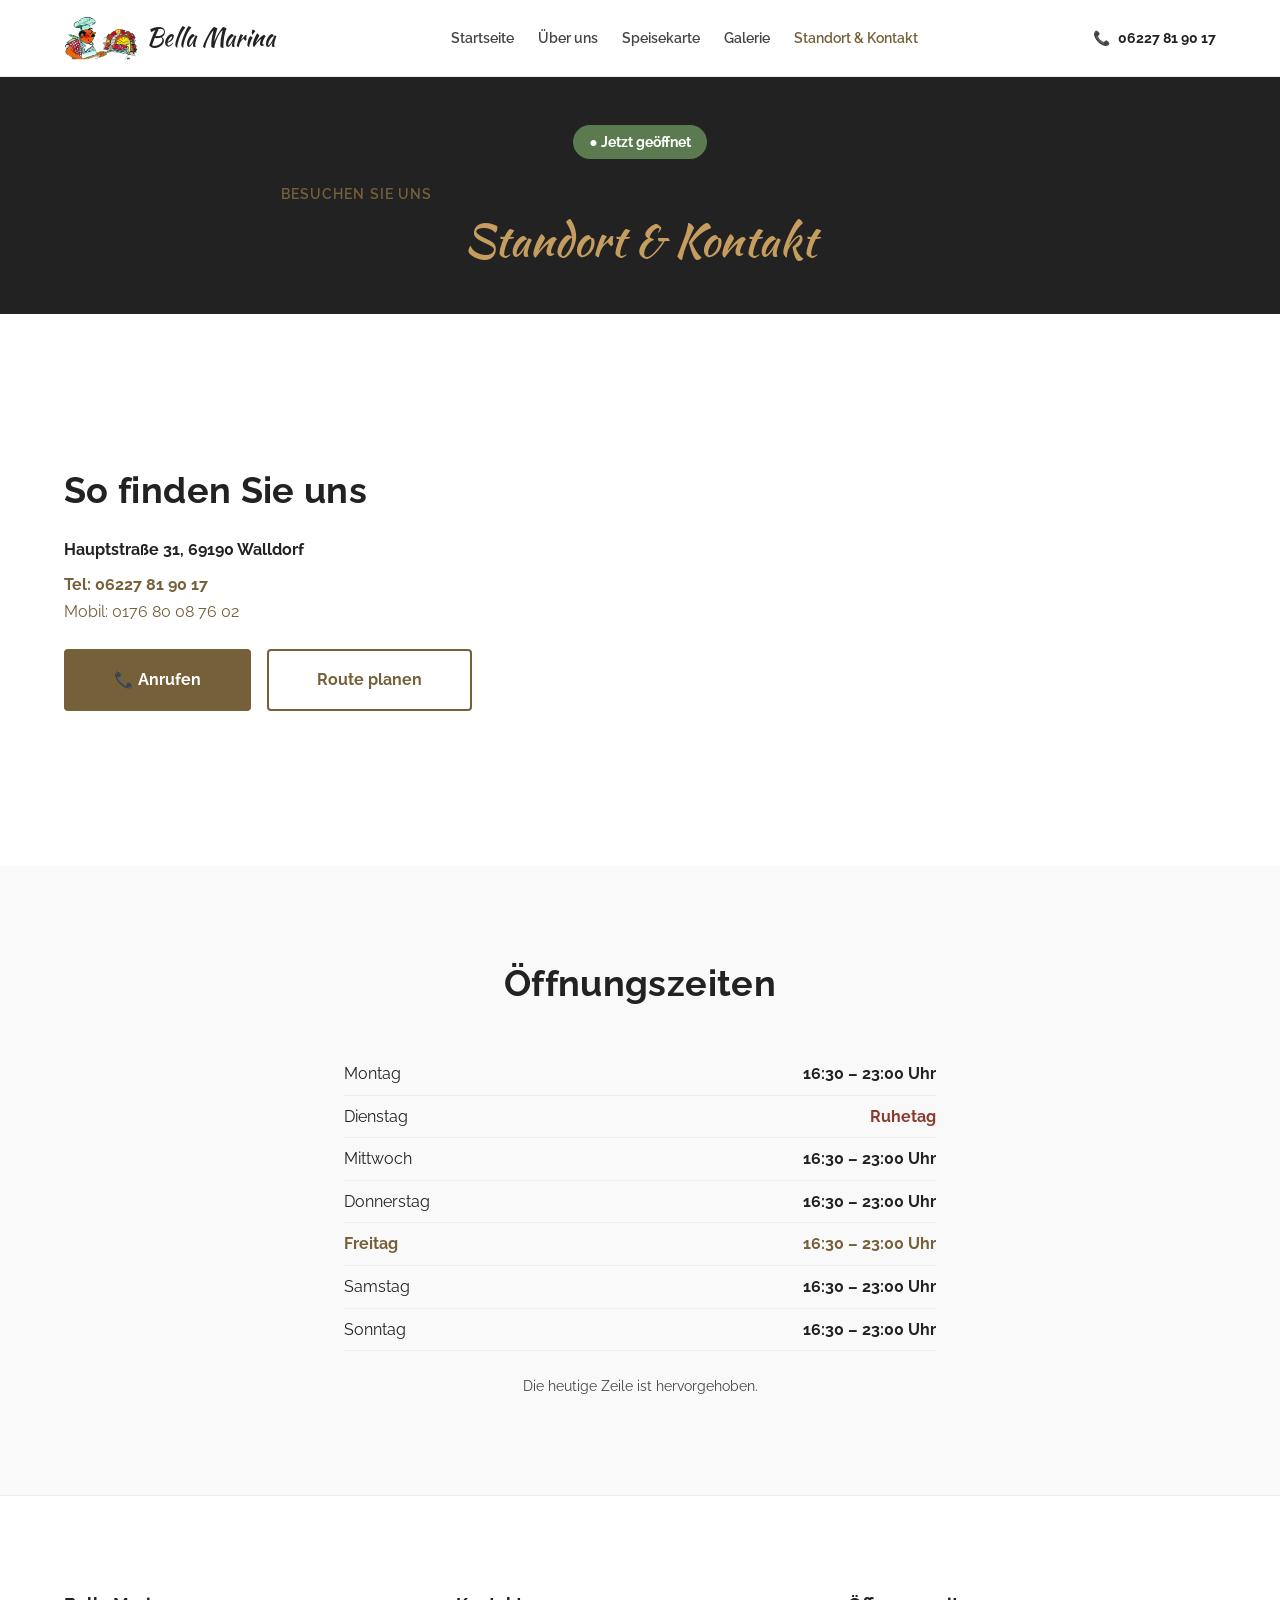
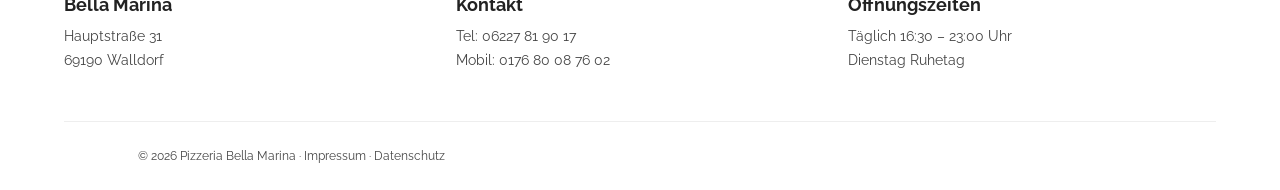
<file: standort.html>
<!DOCTYPE html>
<html lang="de">
<head>
  <meta charset="UTF-8">
  <meta name="viewport" content="width=device-width, initial-scale=1.0">
  <title>Standort &amp; Kontakt — Pizzeria Bella Marina</title>
  <meta name="description" content="Pizzeria Bella Marina, Hauptstraße 31, 69190 Walldorf. Tel: 06227 81 90 17. Täglich 16:30–23:00 Uhr, Dienstag Ruhetag.">

  <link rel="preconnect" href="https://fonts.googleapis.com">
  <link href="https://fonts.googleapis.com/css2?family=Kaushan+Script&family=Raleway:wght@400;500;700&display=swap" rel="stylesheet">
  <link rel="stylesheet" href="assets/css/style.css">
</head>
<body>

<nav class="nav">
  <div class="container nav__inner">
    <a href="index.html" class="nav__logo"><img src="assets/img/logo-chef.png" alt="Pizzeria Bella Marina Logo" width="500" height="297">Bella Marina</a>
    <ul class="nav__links" id="navLinks">
      <li><a href="index.html">Startseite</a></li>
      <li><a href="ueber-uns.html">Über uns</a></li>
      <li><a href="speisekarte.html">Speisekarte</a></li>
      <li><a href="galerie.html">Galerie</a></li>
      <li><a href="standort.html" class="active">Standort &amp; Kontakt</a></li>
    </ul>
    <div class="nav__right">
      <a href="tel:+496227819017" class="nav__phone">📞 <span>06227 81 90 17</span></a>
      <button class="nav__toggle" id="navToggle" aria-label="Menü öffnen" aria-expanded="false" aria-controls="navLinks">
        <span></span><span></span><span></span>
      </button>
    </div>
  </div>
</nav>

<header class="page-hero">
  <div class="container">
    <span class="status-pill" id="statusPill" style="background:var(--color-success);">● Jetzt geöffnet</span>
    <p class="eyebrow" style="display:block;">Besuchen Sie uns</p>
    <h1>Standort &amp; Kontakt</h1>
  </div>
</header>

<!-- SECTION: Karte + Adresse/Telefon -->
<section class="section">
  <div class="container grid-2">
    <div>
      <h2 style="margin-bottom: var(--space-lg);">So finden Sie uns</h2>
      <p style="margin-bottom: var(--space-sm); font-weight:700; color: var(--color-neutral-900);">Hauptstraße 31, 69190 Walldorf</p>
      <p style="margin-bottom: var(--space-lg);">
        <a href="tel:+496227819017" style="color: var(--color-primary-dk); text-decoration:none; font-weight:700;">Tel: 06227 81 90 17</a><br>
        <a href="tel:+4917680087602" style="color: var(--color-primary-dk); text-decoration:none;">Mobil: 0176 80 08 76 02</a>
      </p>
      <div style="display:flex; gap: var(--space-md); flex-wrap:wrap;">
        <a href="tel:+496227819017" class="btn btn-primary">📞 Anrufen</a>
        <a href="https://www.google.com/maps/dir/?api=1&destination=Hauptstra%C3%9Fe+31%2C+69190+Walldorf" target="_blank" rel="noopener" class="btn btn-secondary">Route planen</a>
      </div>
    </div>
    <div style="border-radius: var(--radius); overflow:hidden;">
      <iframe
        title="Standort Pizzeria Bella Marina"
        width="100%" height="360" style="border:0; display:block;"
        loading="lazy"
        src="https://www.google.com/maps?q=Hauptstra%C3%9Fe+31,+69190+Walldorf&output=embed">
      </iframe>
    </div>
  </div>
</section>

<!-- SECTION: Haftalık saat tablosu -->
<section class="section section--surface">
  <div class="container" style="max-width: 640px;">
    <h2 style="text-align:center; margin-bottom: var(--space-xl);">Öffnungszeiten</h2>
    <table class="hours-table">
      <tbody>
        <tr data-day="1"><td>Montag</td><td>16:30 – 23:00 Uhr</td></tr>
        <tr data-day="2" class="closed"><td>Dienstag</td><td>Ruhetag</td></tr>
        <tr data-day="3"><td>Mittwoch</td><td>16:30 – 23:00 Uhr</td></tr>
        <tr data-day="4"><td>Donnerstag</td><td>16:30 – 23:00 Uhr</td></tr>
        <tr data-day="5"><td>Freitag</td><td>16:30 – 23:00 Uhr</td></tr>
        <tr data-day="6"><td>Samstag</td><td>16:30 – 23:00 Uhr</td></tr>
        <tr data-day="0"><td>Sonntag</td><td>16:30 – 23:00 Uhr</td></tr>
      </tbody>
    </table>
    <p style="text-align:center; margin: var(--space-lg) auto 0; font-size: var(--text-small);">
      Die heutige Zeile ist hervorgehoben.
    </p>
  </div>
</section>

<footer class="footer">
  <div class="container">
    <div class="grid-3">
      <div>
        <h4>Bella Marina</h4>
        <p>Hauptstraße 31<br>69190 Walldorf</p>
      </div>
      <div>
        <h4>Kontakt</h4>
        <p><a href="tel:+496227819017">Tel: 06227 81 90 17</a><br>
           <a href="tel:+4917680087602">Mobil: 0176 80 08 76 02</a></p>
      </div>
      <div>
        <h4>Öffnungszeiten</h4>
        <p>Täglich 16:30 – 23:00 Uhr<br>Dienstag Ruhetag</p>
      </div>
    </div>
    <div class="footer__bottom">
      <p>&copy; 2026 Pizzeria Bella Marina · <a href="impressum.html">Impressum</a> · <a href="datenschutz.html">Datenschutz</a></p>
    </div>
  </div>
</footer>

<script src="assets/js/main.js"></script>
</body>
</html>
</file>
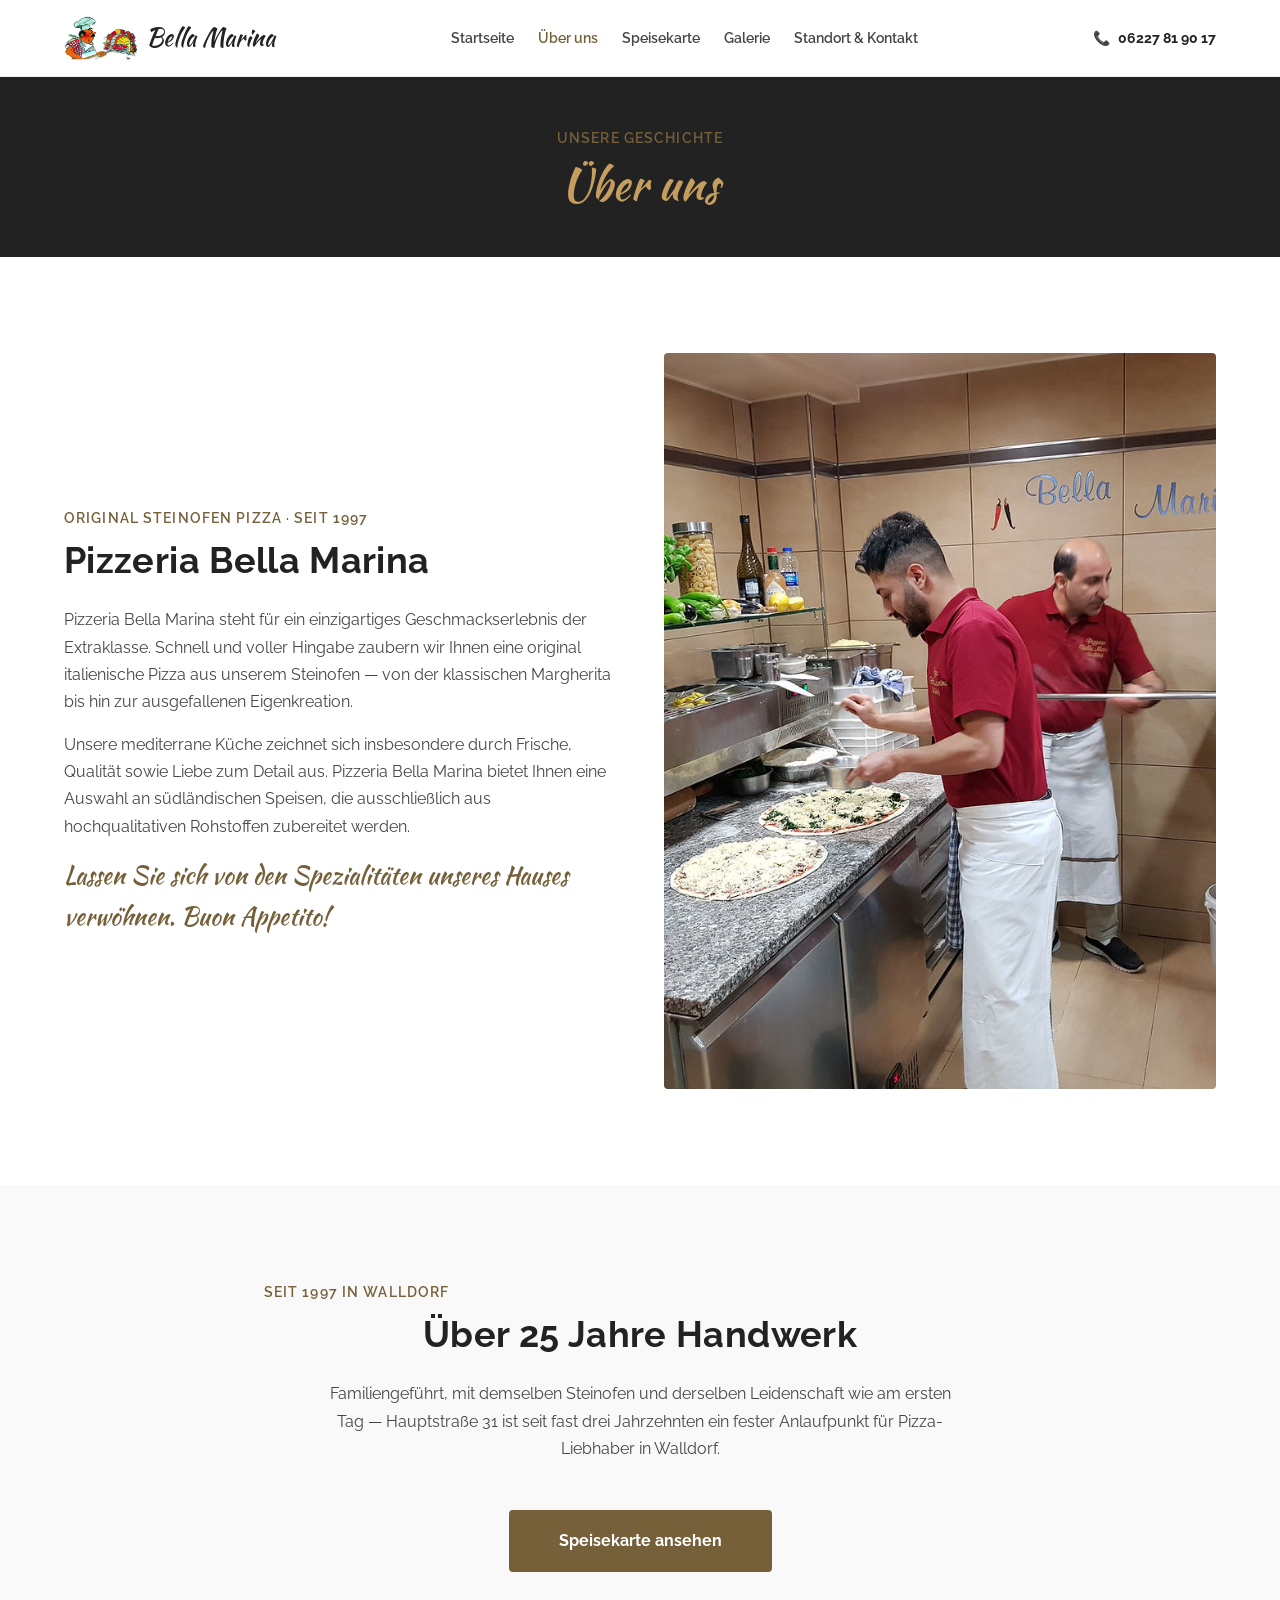
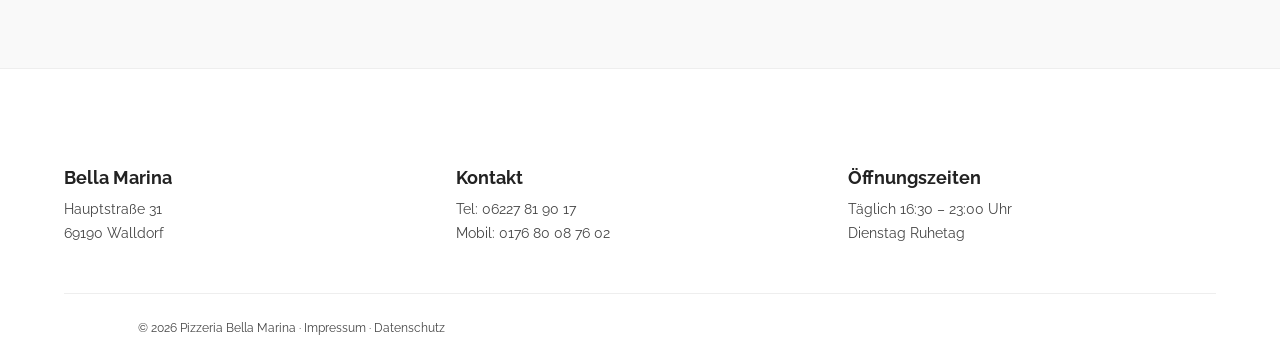
<file: ueber-uns.html>
<!DOCTYPE html>
<html lang="de">
<head>
  <meta charset="UTF-8">
  <meta name="viewport" content="width=device-width, initial-scale=1.0">
  <title>Über uns — Pizzeria Bella Marina</title>
  <meta name="description" content="Seit 1997 backt Pizzeria Bella Marina original italienische Steinofen-Pizza in Walldorf.">

  <link rel="preconnect" href="https://fonts.googleapis.com">
  <link href="https://fonts.googleapis.com/css2?family=Kaushan+Script&family=Raleway:wght@400;500;700&display=swap" rel="stylesheet">
  <link rel="stylesheet" href="assets/css/style.css">
</head>
<body>

<nav class="nav">
  <div class="container nav__inner">
    <a href="index.html" class="nav__logo"><img src="assets/img/logo-chef.png" alt="Pizzeria Bella Marina Logo" width="500" height="297">Bella Marina</a>
    <ul class="nav__links" id="navLinks">
      <li><a href="index.html">Startseite</a></li>
      <li><a href="ueber-uns.html" class="active">Über uns</a></li>
      <li><a href="speisekarte.html">Speisekarte</a></li>
      <li><a href="galerie.html">Galerie</a></li>
      <li><a href="standort.html">Standort &amp; Kontakt</a></li>
    </ul>
    <div class="nav__right">
      <a href="tel:+496227819017" class="nav__phone">📞 <span>06227 81 90 17</span></a>
      <button class="nav__toggle" id="navToggle" aria-label="Menü öffnen" aria-expanded="false" aria-controls="navLinks">
        <span></span><span></span><span></span>
      </button>
    </div>
  </div>
</nav>

<!-- SECTION: Sayfa başlığı -->
<header class="page-hero">
  <div class="container">
    <p class="eyebrow">Unsere Geschichte</p>
    <h1>Über uns</h1>
  </div>
</header>

<!-- SECTION: Hikaye — gerçek tanıtım metni (PDF'ten) -->
<section class="section">
  <div class="container grid-2">
    <div>
      <p class="eyebrow">Original Steinofen Pizza · seit 1997</p>
      <h2 style="margin-bottom: var(--space-lg);">Pizzeria Bella Marina</h2>
      <p style="margin-bottom: var(--space-md);">
        Pizzeria Bella Marina steht für ein einzigartiges Geschmackserlebnis
        der Extraklasse. Schnell und voller Hingabe zaubern wir Ihnen eine
        original italienische Pizza aus unserem Steinofen — von der
        klassischen Margherita bis hin zur ausgefallenen Eigenkreation.
      </p>
      <p style="margin-bottom: var(--space-md);">
        Unsere mediterrane Küche zeichnet sich insbesondere durch Frische,
        Qualität sowie Liebe zum Detail aus. Pizzeria Bella Marina bietet
        Ihnen eine Auswahl an südländischen Speisen, die ausschließlich aus
        hochqualitativen Rohstoffen zubereitet werden.
      </p>
      <p style="font-family: var(--font-display); font-size:1.5rem; color: var(--color-primary-dk);">
        Lassen Sie sich von den Spezialitäten unseres Hauses verwöhnen. Buon Appetito!
      </p>
    </div>
    <div class="photo photo--portrait"><img src="assets/img/ueber-uns-kueche.jpg" alt="Unser Team in der Küche der Pizzeria Bella Marina" loading="lazy"></div>
  </div>
</section>

<!-- SECTION: Kısa tarihçe vurgusu -->
<section class="section section--surface">
  <div class="container" style="text-align:center;">
    <p class="eyebrow" style="display:block;">Seit 1997 in Walldorf</p>
    <h2 style="margin-bottom: var(--space-lg);">Über 25 Jahre Handwerk</h2>
    <p style="margin: 0 auto var(--space-xl);">
      Familiengeführt, mit demselben Steinofen und derselben Leidenschaft
      wie am ersten Tag — Hauptstraße 31 ist seit fast drei Jahrzehnten ein
      fester Anlaufpunkt für Pizza-Liebhaber in Walldorf.
    </p>
    <a href="speisekarte.html" class="btn btn-primary">Speisekarte ansehen</a>
  </div>
</section>

<footer class="footer">
  <div class="container">
    <div class="grid-3">
      <div>
        <h4>Bella Marina</h4>
        <p>Hauptstraße 31<br>69190 Walldorf</p>
      </div>
      <div>
        <h4>Kontakt</h4>
        <p><a href="tel:+496227819017">Tel: 06227 81 90 17</a><br>
           <a href="tel:+4917680087602">Mobil: 0176 80 08 76 02</a></p>
      </div>
      <div>
        <h4>Öffnungszeiten</h4>
        <p>Täglich 16:30 – 23:00 Uhr<br>Dienstag Ruhetag</p>
      </div>
    </div>
    <div class="footer__bottom">
      <p>&copy; 2026 Pizzeria Bella Marina · <a href="impressum.html">Impressum</a> · <a href="datenschutz.html">Datenschutz</a></p>
    </div>
  </div>
</footer>

<script src="assets/js/main.js"></script>
</body>
</html>
</file>
<file: assets/css/style.css>
/* === DESIGN TOKENS (bkz. outputs/05-tokens/tokens.json) === */
:root {
  --color-primary:     #c59d5f; /* metin-dışı: buton/ikon/koyu-zemin */
  --color-primary-dk:  #75603a; /* metin-güvenli koyu altın */
  --color-primary-lt:  #e3cfa8;
  --color-secondary:   #8c3a2f; /* kapalı/Ruhetag */
  --color-success:     #5b7a4f; /* açık */
  --color-neutral-100: #f9f9f9;
  --color-neutral-300: #eeeeee;
  --color-neutral-500: #9b9b9b;
  --color-neutral-700: #454545;
  --color-neutral-900: #222222;
  --color-bg:          #ffffff;
  --color-surface:     #f9f9f9;

  --font-display: 'Kaushan Script', cursive;
  --font-heading: 'Raleway', sans-serif;
  --font-body:    'Raleway', sans-serif;

  --text-h1:    3.5rem;
  --text-h2:    2.25rem;
  --text-h3:    1.5rem;
  --text-h4:    1.125rem;
  --text-body:  1rem;
  --text-small: 0.875rem;
  --text-caption: 0.75rem;

  --space-xs:  4px;
  --space-sm:  8px;
  --space-md:  16px;
  --space-lg:  24px;
  --space-xl:  48px;
  --space-2xl: 96px;

  --radius: 4px;
  --max-w:  1200px;
}

*, *::before, *::after { box-sizing: border-box; margin: 0; padding: 0; }
html { scroll-behavior: smooth; }
body {
  font-family: var(--font-body);
  background: var(--color-bg);
  color: var(--color-neutral-900);
  font-size: var(--text-body);
  line-height: 1.6;
}

.container { max-width: var(--max-w); margin: 0 auto; padding: 0 var(--space-lg); }
.section    { padding: var(--space-2xl) 0; }
.section--surface { background: var(--color-surface); }
.section--dark    { background: var(--color-neutral-900); color: white; }
.section--tight { padding: var(--space-xl) 0; }

h1 { font-family: var(--font-display); font-weight: 400; font-size: var(--text-h1); line-height: 1.15; }
h2 { font-family: var(--font-heading); font-size: var(--text-h2); line-height: 1.2;  font-weight: 700; letter-spacing: 0.01em; }
h3 { font-family: var(--font-heading); font-size: var(--text-h3); line-height: 1.3;  font-weight: 700; letter-spacing: 0.01em; }
h4 { font-family: var(--font-heading); font-size: var(--text-h4); line-height: 1.4;  font-weight: 700; }
p  { max-width: 65ch; line-height: 1.7; color: var(--color-neutral-700); }
.eyebrow { font-size: var(--text-small); letter-spacing: 0.08em; text-transform: uppercase; color: var(--color-primary-dk); font-weight: 600; margin-bottom: var(--space-sm); display: inline-block; }
.section--dark .eyebrow { color: var(--color-primary); }

.btn {
  display: inline-block;
  padding: var(--space-md) var(--space-xl);
  border-radius: var(--radius);
  font-size: var(--text-body);
  font-weight: 700;
  cursor: pointer;
  text-decoration: none;
  border: 2px solid transparent;
  transition: opacity 0.15s;
}
.btn:hover { opacity: 0.85; }
.btn-primary   { background: var(--color-primary-dk); color: white; }
.btn-secondary { background: transparent; color: var(--color-primary-dk); border-color: var(--color-primary-dk); }
.btn-ghost     { background: var(--color-neutral-100); color: var(--color-neutral-900); }
.section--dark .btn-secondary,
.hero .btn-secondary { color: white; border-color: white; }

.grid-2 { display: grid; grid-template-columns: 1fr 1fr;       gap: var(--space-xl); align-items: center; }
.grid-3 { display: grid; grid-template-columns: repeat(3,1fr); gap: var(--space-lg); }
.grid-4 { display: grid; grid-template-columns: repeat(4,1fr); gap: var(--space-lg); }

@media (max-width: 900px) { .grid-3, .grid-4 { grid-template-columns: 1fr 1fr; } .grid-2 { grid-template-columns: 1fr; } }
@media (max-width: 600px) {
  .grid-2, .grid-3, .grid-4 { grid-template-columns: 1fr; }
  h1 { font-size: 2.5rem; }
  h2 { font-size: 1.75rem; }
  .btn { width: 100%; text-align: center; }
  .container { padding: 0 var(--space-md); }
  .section { padding: var(--space-xl) 0; }
  .page-hero { padding: var(--space-lg) 0; }
  .page-hero h1 { font-size: 2.25rem; }
  .hero { min-height: 560px; }
}

.img-placeholder {
  background: var(--color-neutral-300);
  border-radius: var(--radius);
  display: flex; align-items: center; justify-content: center;
  color: var(--color-neutral-500);
  font-size: var(--text-small); font-family: monospace;
  aspect-ratio: 16/9;
}
.img-placeholder--square  { aspect-ratio: 1; }

/* === GERÇEK FOTOĞRAF KONTEYNERI === */
.photo { border-radius: var(--radius); overflow: hidden; aspect-ratio: 16/9; background: var(--color-neutral-300); }
.photo--square    { aspect-ratio: 1; }
.photo--portrait  { aspect-ratio: 3/4; }
.photo img { width: 100%; height: 100%; object-fit: cover; display: block; }

/* === NAV === */
.nav {
  padding: var(--space-md) 0;
  border-bottom: 1px solid var(--color-neutral-300);
  position: sticky; top: 0;
  background: var(--color-bg);
  z-index: 100;
}
.nav__inner  { display: flex; align-items: center; justify-content: space-between; gap: var(--space-lg); }
.nav__logo   { display: flex; align-items: center; gap: var(--space-sm); font-family: var(--font-display); font-weight: 400; font-size: 1.5rem; text-decoration: none; color: inherit; flex-shrink: 0; }
.nav__logo img { height: 44px; width: auto; display: block; }
.nav__links  { display: flex; gap: var(--space-lg); list-style: none; align-items: center; }
.nav__links a { text-decoration: none; color: var(--color-neutral-700); font-size: var(--text-small); font-weight: 600; }
.nav__links a.active { color: var(--color-primary-dk); }
.nav__phone { display:flex; align-items:center; gap:8px; font-weight:700; color: var(--color-neutral-900); text-decoration:none; font-size: var(--text-small); white-space: nowrap; }
.nav__right { display: flex; align-items: center; gap: var(--space-md); }

/* === MOBİL MENÜ TOGGLE === */
.nav__toggle {
  display: none;
  flex-direction: column;
  justify-content: center;
  gap: 5px;
  width: 32px; height: 32px;
  padding: 4px;
  background: none;
  border: none;
  cursor: pointer;
  flex-shrink: 0;
}
.nav__toggle span {
  display: block; width: 100%; height: 2px;
  background: var(--color-neutral-900);
  border-radius: 2px;
  transition: transform 0.2s ease, opacity 0.2s ease;
}
.nav__toggle[aria-expanded="true"] span:nth-child(1) { transform: translateY(7px) rotate(45deg); }
.nav__toggle[aria-expanded="true"] span:nth-child(2) { opacity: 0; }
.nav__toggle[aria-expanded="true"] span:nth-child(3) { transform: translateY(-7px) rotate(-45deg); }
.nav__toggle:focus-visible { outline: 2px solid var(--color-primary-dk); outline-offset: 2px; }

@media (max-width: 900px) {
  .nav__toggle { display: flex; }
  .nav__links {
    position: absolute;
    top: 100%; left: 0; right: 0;
    flex-direction: column;
    align-items: stretch;
    gap: 0;
    background: var(--color-bg);
    border-bottom: 1px solid var(--color-neutral-300);
    box-shadow: 0 8px 16px rgba(0,0,0,0.08);
    max-height: 0;
    overflow: hidden;
    transition: max-height 0.25s ease;
  }
  .nav__links.is-open { max-height: 400px; }
  .nav__links li { width: 100%; }
  .nav__links a {
    display: block;
    padding: var(--space-md) var(--space-lg);
    border-bottom: 1px solid var(--color-neutral-300);
    font-size: var(--text-body);
  }
}
@media (max-width: 480px) {
  .nav__phone span { display: none; }
}

/* === HERO (yalnızca Startseite) === */
.hero {
  position: relative;
  min-height: 640px;
  display: flex; align-items: center;
  background: linear-gradient(rgba(20,18,15,0.55), rgba(20,18,15,0.75)), url('../img/hero-steinofen.jpg');
  background-size: cover;
  background-position: center 30%;
  color: white;
}
.hero__inner { text-align: center; max-width: 720px; margin: 0 auto; }
.hero h1 { color: var(--color-primary); margin-bottom: var(--space-md); }
.hero p  { color: #eee; margin: 0 auto var(--space-xl); max-width: 55ch; }
.hero__ctas { display:flex; gap: var(--space-md); justify-content:center; flex-wrap:wrap; }

/* === Sayfa üstü küçük hero (alt sayfalar) === */
.page-hero {
  padding: var(--space-xl) 0;
  background: var(--color-neutral-900);
  color: white;
  text-align: center;
}
.page-hero h1 { color: var(--color-primary); font-size: 2.75rem; }

.status-pill { display:inline-flex; align-items:center; gap:8px; padding:6px 16px; border-radius:999px; font-size:var(--text-small); font-weight:700; color:white; margin-bottom: var(--space-lg); }

/* === NEDEN BİZ === */
.why-item { text-align:center; padding: var(--space-lg); }
.why-item h3 { margin-bottom: var(--space-sm); }

/* === MENÜ KARTI (anasayfa öne çıkanlar) === */
.menu-card { border: 1px solid var(--color-neutral-300); border-radius: var(--radius); overflow:hidden; background:white; }
.menu-card__body { padding: var(--space-lg); }
.menu-card__price { font-family: var(--font-heading); font-weight:700; color: var(--color-primary-dk); margin-top: var(--space-sm); }

/* === SPEISEKARTE (tam menü tablosu) === */
.tabs { display:flex; gap: var(--space-sm); justify-content:center; flex-wrap:wrap; margin-bottom: var(--space-xl); }
.tab-btn {
  padding: var(--space-sm) var(--space-lg);
  border-radius: var(--radius);
  border: 2px solid var(--color-primary-dk);
  background: transparent; color: var(--color-primary-dk);
  font-family: var(--font-heading); font-weight: 700; font-size: var(--text-small);
  cursor: pointer;
}
.tab-btn.active { background: var(--color-primary-dk); color: white; }
.tab-panel { display: none; }
.tab-panel.active { display: block; }

.menu-list__group + .menu-list__group { margin-top: var(--space-xl); }
.menu-list__group-title { border-bottom: 2px solid var(--color-primary-lt); padding-bottom: var(--space-sm); margin-bottom: var(--space-lg); }

.menu-row {
  display: flex; justify-content: space-between; gap: var(--space-lg);
  padding: var(--space-md) 0;
  border-bottom: 1px solid var(--color-neutral-300);
}
.menu-row__info { flex: 1; }
.menu-row__name { font-family: var(--font-heading); font-weight: 700; }
.menu-row__desc { font-size: var(--text-small); color: var(--color-neutral-700); max-width: none; }
.menu-row__prices {
  font-family: var(--font-heading); font-weight: 700; color: var(--color-primary-dk);
  text-align: right; white-space: nowrap; font-size: var(--text-small);
  display: flex; flex-direction: column; gap: 2px; min-width: 150px;
}
.menu-row__prices span small { color: var(--color-neutral-500); font-weight: 500; margin-right: 4px; }
.menu-legend {
  margin-top: var(--space-2xl); padding-top: var(--space-lg);
  border-top: 1px solid var(--color-neutral-300);
  font-size: var(--text-caption); color: var(--color-neutral-500);
}
@media (max-width: 600px) {
  .menu-row { flex-direction: column; }
  .menu-row__prices { flex-direction: row; text-align: left; }
}

/* === GALERİE === */
.gallery-grid { display: grid; grid-template-columns: repeat(3, 1fr); gap: var(--space-md); }
@media (max-width: 900px) { .gallery-grid { grid-template-columns: repeat(2, 1fr); } }
@media (max-width: 600px) { .gallery-grid { grid-template-columns: 1fr; } }

/* === LOKASYON: SAAT TABLOSU === */
.hours-table { width: 100%; border-collapse: collapse; }
.hours-table td { padding: var(--space-sm) 0; border-bottom: 1px solid var(--color-neutral-300); }
.hours-table td:last-child { text-align: right; font-weight: 700; }
.hours-table tr.closed td:last-child { color: var(--color-secondary); }
.hours-table tr.today td { color: var(--color-primary-dk); font-weight: 700; }

/* === FOOTER === */
.footer { padding: var(--space-2xl) 0 var(--space-lg); border-top: 1px solid var(--color-neutral-300); font-size: var(--text-small); }
.footer .grid-3 { margin-bottom: var(--space-xl); }
.footer h4 { margin-bottom: var(--space-sm); }
.footer p, .footer a { color: var(--color-neutral-700); text-decoration:none; }
.footer__bottom { text-align:center; color: var(--color-neutral-500); padding-top: var(--space-lg); border-top: 1px solid var(--color-neutral-300); font-size: var(--text-caption); }
.footer__bottom a { color: inherit; }
.footer__bottom a:hover { text-decoration: underline; color: var(--color-primary-dk); }
</file>
